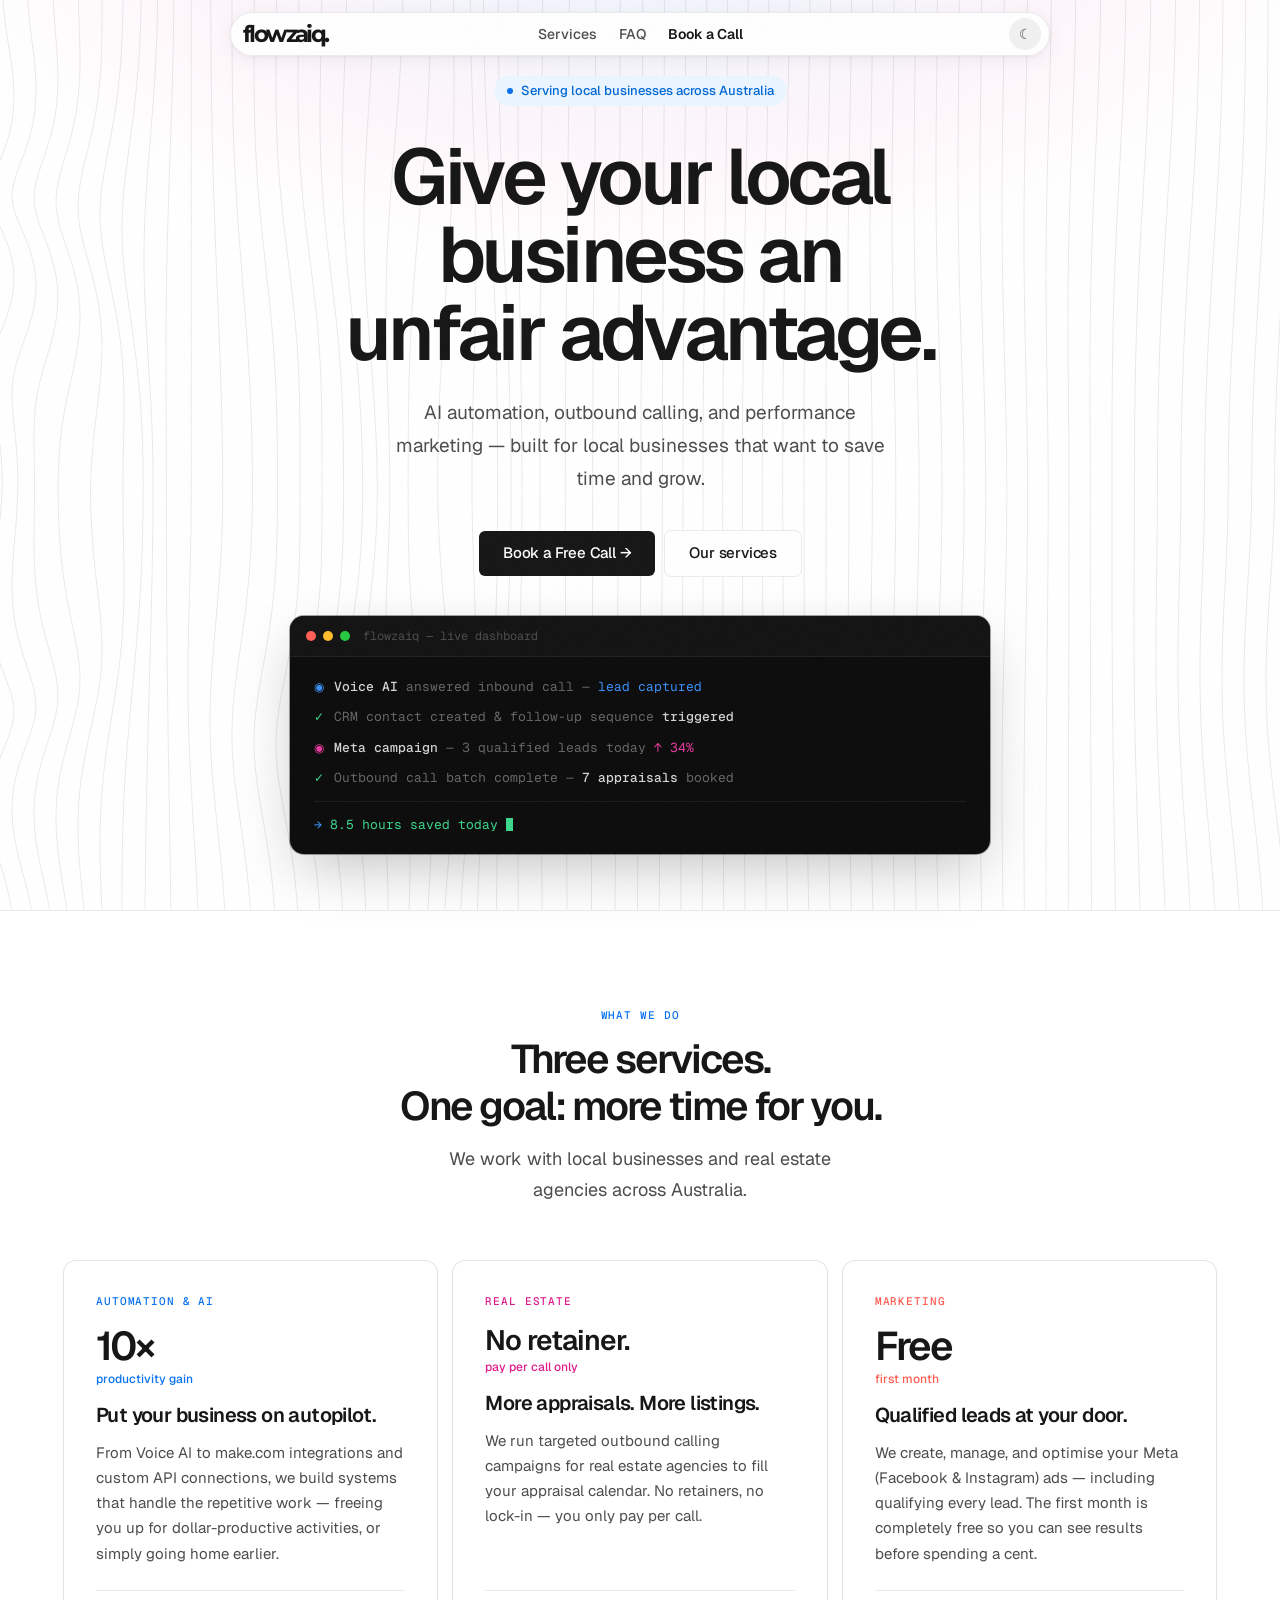
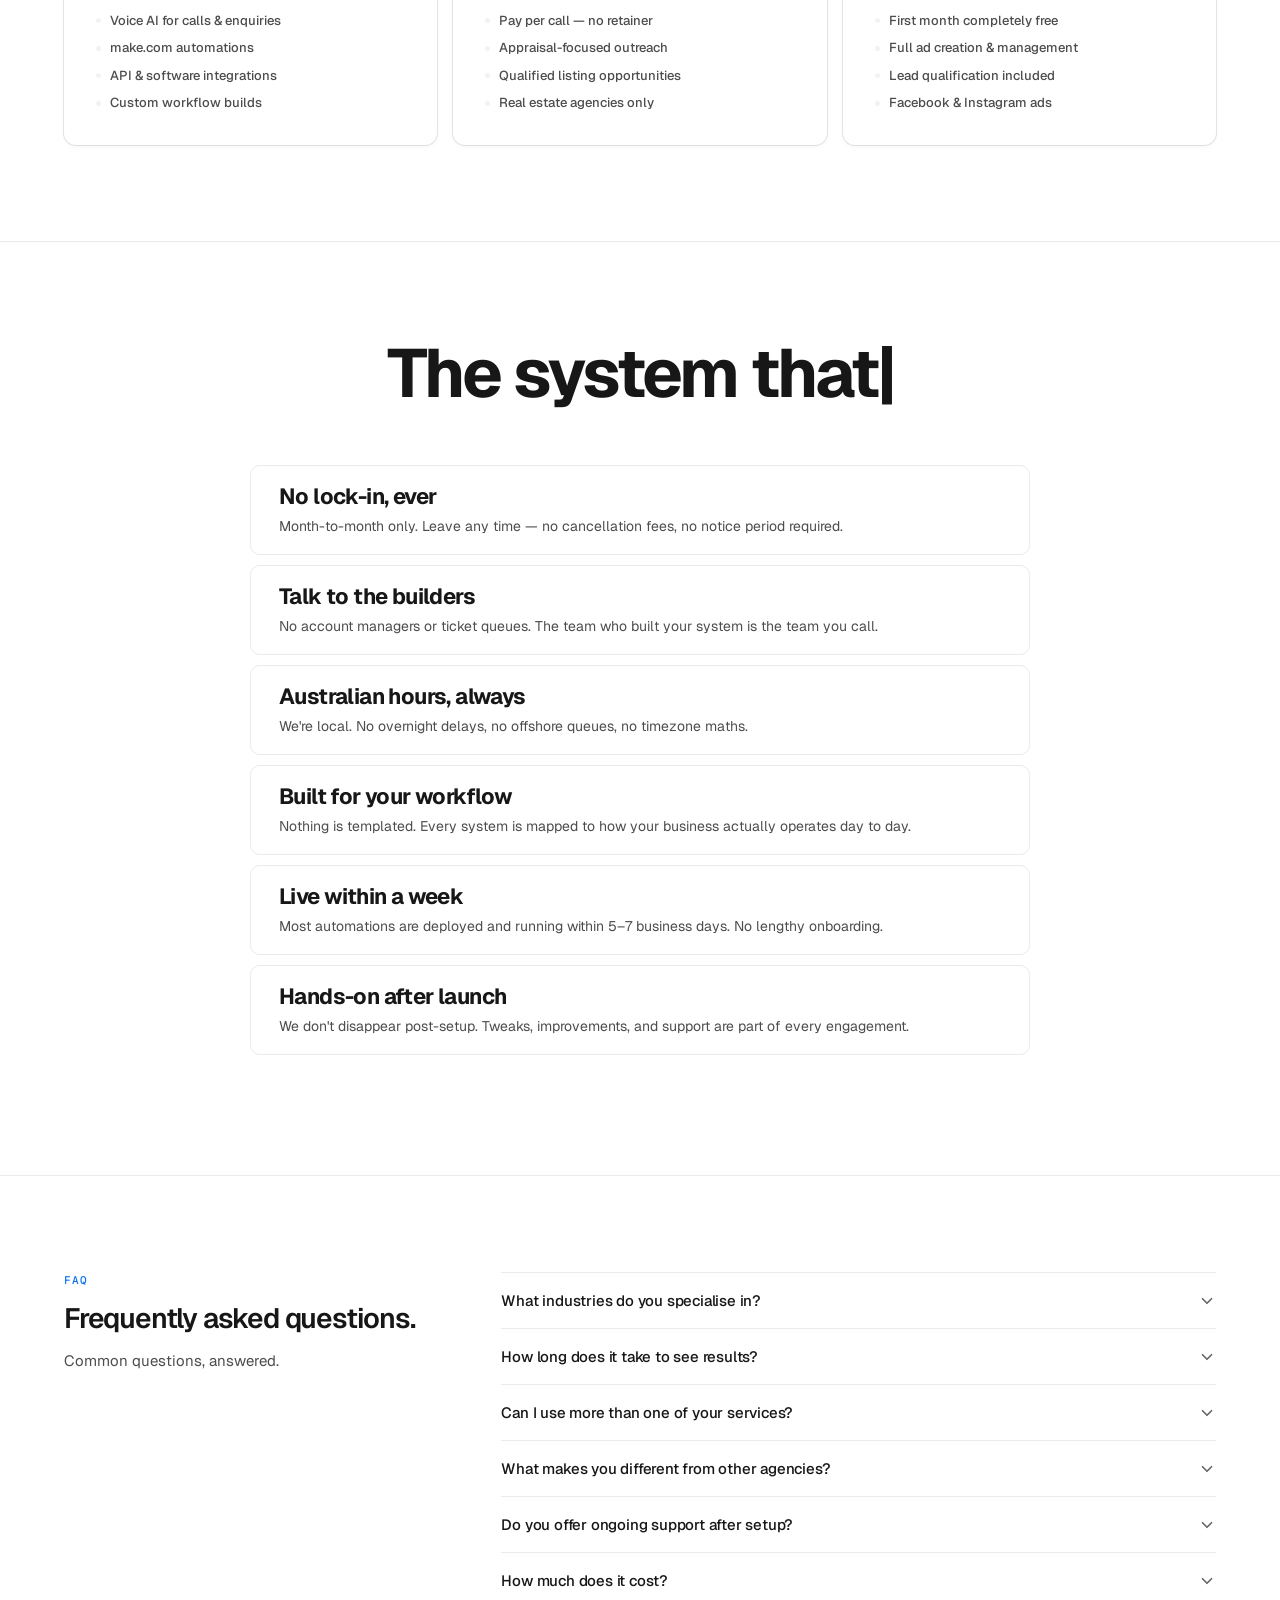
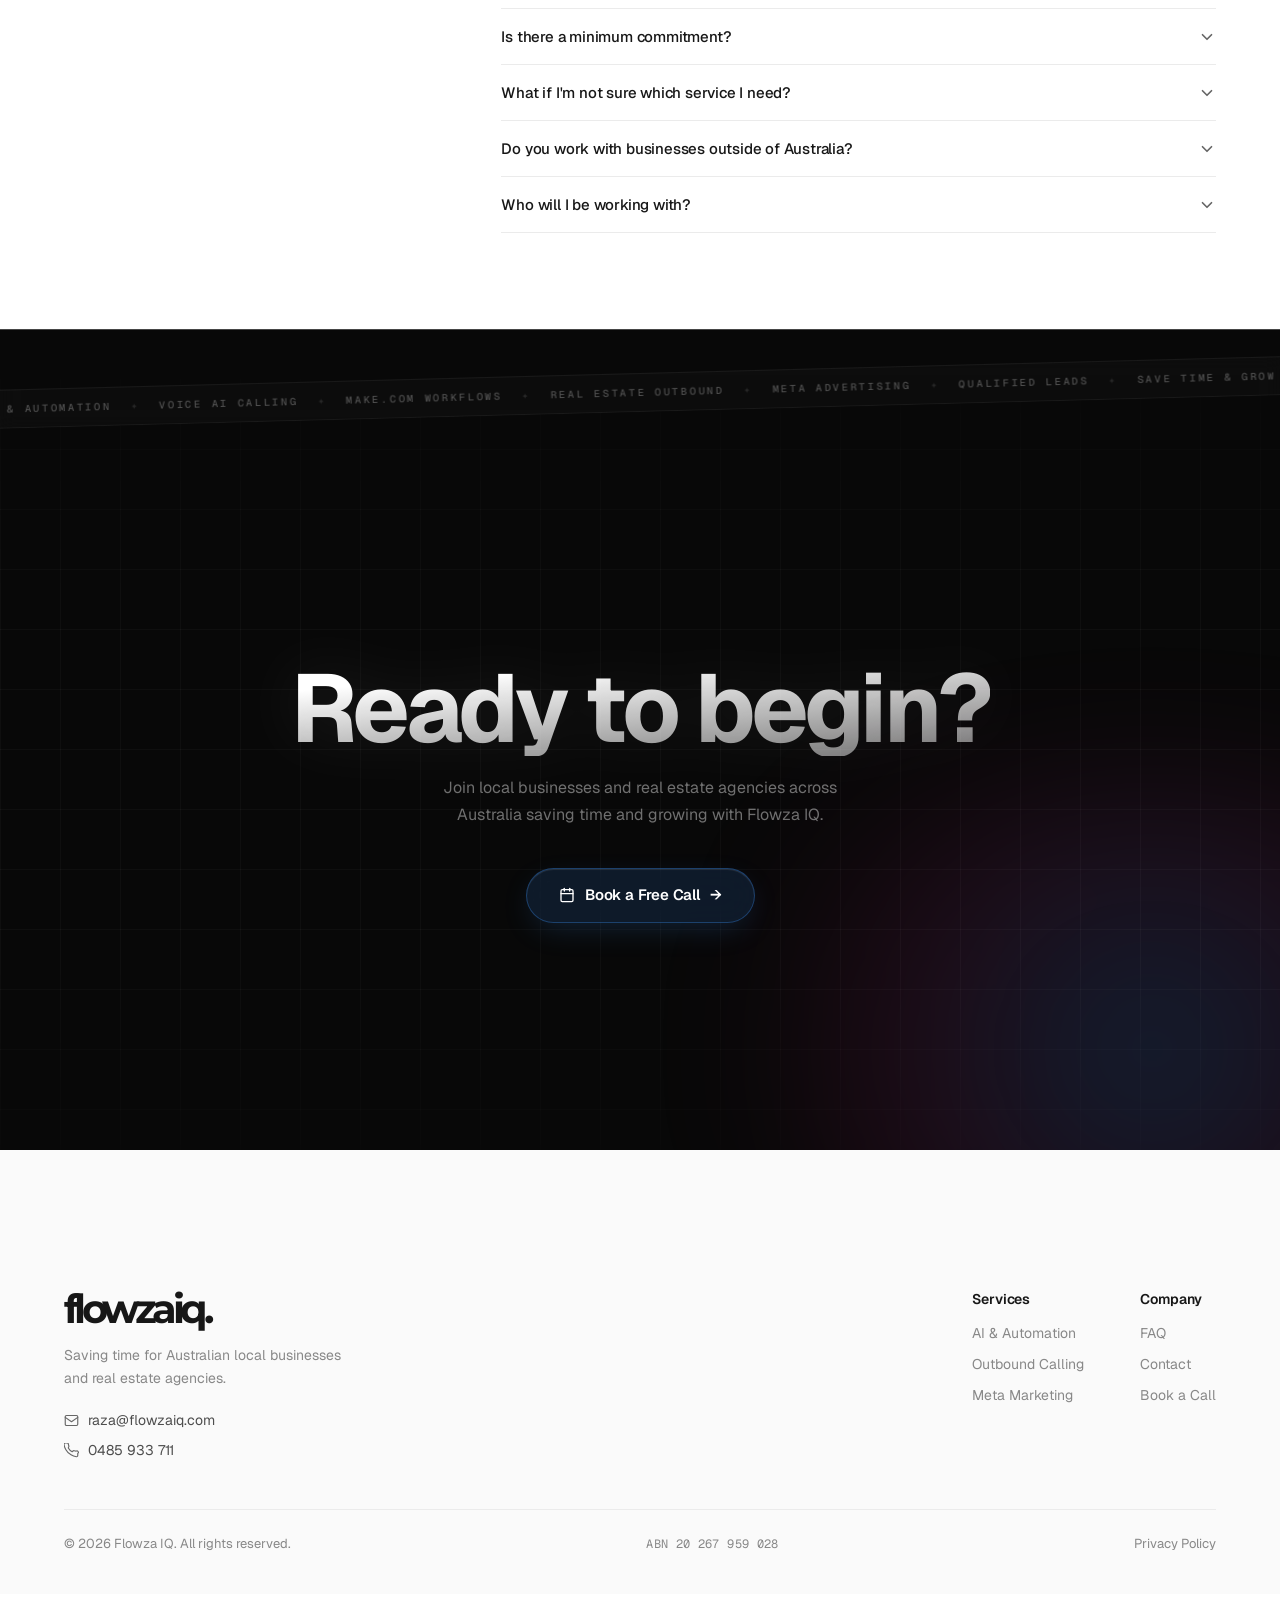
<file: index.html>
<!DOCTYPE html>
<html lang="en" data-theme="light">
<head>
  <meta charset="UTF-8">
  <meta name="viewport" content="width=device-width, initial-scale=1.0">
  <title>Flowza IQ — AI, Automation & Marketing for Australian Businesses</title>
  <meta name="description" content="Flowza IQ provides AI automation, outbound calling, and Meta marketing services to local businesses and real estate agencies across Australia.">
  <link rel="icon" type="image/svg+xml" href="/work.svg">
  <link rel="preconnect" href="https://fonts.googleapis.com">
  <link rel="preconnect" href="https://fonts.gstatic.com" crossorigin>
  <link href="https://fonts.googleapis.com/css2?family=Geist:wght@300;400;500;600;700&family=Geist+Mono:wght@400;500&family=Montserrat:wght@700;800&display=swap" rel="stylesheet">

  <!-- Open Graph -->
  <meta property="og:type"        content="website">
  <meta property="og:url"         content="https://flowzaiq.com/">
  <meta property="og:site_name"   content="Flowza IQ">
  <meta property="og:title"       content="Flowza IQ — AI, Automation &amp; Marketing for Australian Businesses">
  <meta property="og:description" content="Flowza IQ provides AI automation, outbound calling, and Meta marketing services to local businesses and real estate agencies across Australia.">

  <!-- Twitter Card -->
  <meta name="twitter:card"        content="summary_large_image">
  <meta name="twitter:title"       content="Flowza IQ — AI, Automation &amp; Marketing for Australian Businesses">
  <meta name="twitter:description" content="Flowza IQ provides AI automation, outbound calling, and Meta marketing services to local businesses and real estate agencies across Australia.">

  <!-- Structured Data -->
  <script type="application/ld+json">
  {
    "@context": "https://schema.org",
    "@type": "LocalBusiness",
    "name": "Flowza IQ",
    "url": "https://flowzaiq.com",
    "email": "raza@flowzaiq.com",
    "telephone": "+61485933711",
    "description": "AI automation, outbound calling, and Meta marketing services for Australian local businesses and real estate agencies.",
    "areaServed": "AU",
    "address": {
      "@type": "PostalAddress",
      "addressCountry": "AU"
    },
    "sameAs": []
  }
  </script>

  <style>
    /* ── RESET ─────────────────────────────────── */
    *, *::before, *::after { box-sizing: border-box; margin: 0; padding: 0; }
    img { display: block; max-width: 100%; }
    a { text-decoration: none; }
    button { cursor: pointer; border: none; background: none; font-family: inherit; }
    ul, ol { list-style: none; }

    /* ── THEME TOKENS ───────────────────────────── */
    :root[data-theme="light"] {
      --bg-page:              #ffffff;
      --bg-surface:           #ffffff;
      --bg-subtle:            #fafafa;
      --bg-elevated:          #f5f5f5;
      --fg-primary:           #171717;
      --fg-secondary:         #4d4d4d;
      --fg-tertiary:          #666666;
      --fg-muted:             #888888;
      --border:               #ebebeb;
      --border-strong:        rgba(0,0,0,0.10);
      --nav-bg:               rgba(255,255,255,0.85);
      --card-shadow:          rgba(0,0,0,0.08) 0px 0px 0px 1px, rgba(0,0,0,0.04) 0px 2px 4px, #fafafa 0px 0px 0px 1px;
      --card-hover-shadow:    rgba(0,0,0,0.14) 0px 0px 0px 1px, rgba(0,0,0,0.07) 0px 8px 24px -4px;
      --accent:               #0a72ef;
      --accent-2:             #de1d8d;
      --accent-3:             #ff5b4f;
      --btn-primary-bg:       #171717;
      --btn-primary-fg:       #ffffff;
      --btn-primary-hover:    #2a2a2a;
      --btn-secondary-bg:     #ffffff;
      --btn-secondary-fg:     #171717;
      --btn-secondary-ring:   rgb(235,235,235) 0px 0px 0px 1px;
      --btn-secondary-hover:  #fafafa;
      --badge-bg:             #ebf5ff;
      --badge-fg:             #0068d6;
      --logo-blend:           multiply;
      --hero-gradient:        radial-gradient(ellipse 80% 55% at 50% -8%, rgba(10,114,239,0.08) 0%, rgba(222,29,141,0.04) 45%, transparent 68%);
      --toggle-bg:            #f0f0f0;
      --faq-bg:               #fafafa;
      --nav-pill-bg:          rgba(255,255,255,0.90);
      --nav-pill-border:      rgba(0,0,0,0.08);
      --nav-pill-shadow:      0 1px 4px rgba(0,0,0,0.06), 0 4px 20px rgba(0,0,0,0.05);
      --nav-link-hover:       rgba(0,0,0,0.05);
    }

    :root[data-theme="dark"] {
      --bg-page:              #0a0a0a;
      --bg-surface:           #111111;
      --bg-subtle:            #161616;
      --bg-elevated:          #1c1c1c;
      --fg-primary:           #ededed;
      --fg-secondary:         #a1a1a1;
      --fg-tertiary:          #777777;
      --fg-muted:             #555555;
      --border:               #252525;
      --border-strong:        rgba(255,255,255,0.10);
      --nav-bg:               rgba(10,10,10,0.88);
      --card-shadow:          rgba(255,255,255,0.07) 0px 0px 0px 1px, rgba(0,0,0,0.5) 0px 4px 20px;
      --card-hover-shadow:    rgba(255,255,255,0.12) 0px 0px 0px 1px, rgba(0,0,0,0.7) 0px 8px 32px;
      --accent:               #3b91f7;
      --accent-2:             #e83da0;
      --accent-3:             #ff6b5f;
      --btn-primary-bg:       #ededed;
      --btn-primary-fg:       #0a0a0a;
      --btn-primary-hover:    #d4d4d4;
      --btn-secondary-bg:     #161616;
      --btn-secondary-fg:     #ededed;
      --btn-secondary-ring:   rgba(255,255,255,0.10) 0px 0px 0px 1px;
      --btn-secondary-hover:  #1c1c1c;
      --badge-bg:             rgba(59,145,247,0.12);
      --badge-fg:             #3b91f7;
      --logo-blend:           screen;
      --hero-gradient:        radial-gradient(ellipse 80% 55% at 50% -8%, rgba(59,145,247,0.10) 0%, rgba(232,61,160,0.05) 45%, transparent 68%);
      --toggle-bg:            #252525;
      --faq-bg:               #141414;
      --nav-pill-bg:          rgba(17,17,17,0.90);
      --nav-pill-border:      rgba(255,255,255,0.09);
      --nav-pill-shadow:      0 1px 4px rgba(0,0,0,0.4), 0 4px 20px rgba(0,0,0,0.3);
      --nav-link-hover:       rgba(255,255,255,0.06);
    }

    /* ── BASE ───────────────────────────────────── */
    html {
      scroll-behavior: auto;
      overflow-x: hidden;
      overscroll-behavior-x: none;
    }

    body {
      font-family: 'Geist', Arial, sans-serif;
      font-size: 16px;
      line-height: 1.5;
      color: var(--fg-primary);
      background: var(--bg-page);
      -webkit-font-smoothing: antialiased;
      -moz-osx-font-smoothing: grayscale;
      overflow-x: hidden;
      overscroll-behavior-x: none;
      max-width: 100vw;
    }

    /* Grain texture */
    body::after {
      content: '';
      position: fixed; inset: 0; z-index: 9999;
      pointer-events: none;
      background-image: url("data:image/svg+xml,%3Csvg viewBox='0 0 512 512' xmlns='http://www.w3.org/2000/svg'%3E%3Cfilter id='n'%3E%3CfeTurbulence type='fractalNoise' baseFrequency='0.85' numOctaves='4' stitchTiles='stitch'/%3E%3C/filter%3E%3Crect width='100%25' height='100%25' filter='url(%23n)'/%3E%3C/svg%3E");
      opacity: 0.018;
    }

    /* ── LAYOUT ─────────────────────────────────── */
    .container {
      max-width: 1200px;
      margin: 0 auto;
      padding: 0 24px;
    }
    @media (max-width: 640px) { .container { padding: 0 16px; } }

    /* ── NAV ────────────────────────────────────── */
    #nav {
      position: fixed; top: 12px; left: 0; right: 0; z-index: 100;
      pointer-events: none;
      padding: 0 24px;
    }
    @media (max-width: 640px) {
      #nav { padding: 0 12px; }
      .nav-pill {
        display: flex;
        justify-content: space-between;
        align-items: center;
      }
    }

    /* 3-column grid: logo | links (centered) | toggle */
    .nav-pill {
      max-width: 820px; margin: 0 auto;
      display: grid;
      grid-template-columns: 1fr auto 1fr;
      align-items: center;
      height: 44px; padding: 0 8px;
      background: var(--nav-pill-bg);
      backdrop-filter: blur(20px);
      -webkit-backdrop-filter: blur(20px);
      border: 1px solid var(--nav-pill-border);
      border-radius: 9999px;
      box-shadow: var(--nav-pill-shadow);
      pointer-events: auto;
    }

    .nav-logo {
      justify-self: start;
      display: flex; align-items: center;
      text-decoration: none; flex-shrink: 0;
      padding-left: 4px;
    }
    .nav-logo-text {
      font-family: 'Montserrat', Arial, sans-serif;
      font-weight: 700;
      font-size: 23px;
      letter-spacing: -0.114em;
      color: var(--fg-primary);
      line-height: 1;
      white-space: nowrap;
      user-select: none;
    }

    .nav-links { display: flex; gap: 0; align-items: center; }
    @media (max-width: 640px) { .nav-links { display: none; } }

    .nav-link {
      font-size: 14px; font-weight: 500;
      color: var(--fg-secondary);
      padding: 5px 11px; border-radius: 9999px;
      transition: color 0.12s, background 0.12s;
      white-space: nowrap;
    }
    .nav-link:hover { color: var(--fg-primary); background: var(--nav-link-hover); }
    .nav-link-cta { color: var(--fg-primary); font-weight: 600; }
    .nav-link-cta:hover { background: var(--nav-link-hover); }

    .theme-toggle {
      justify-self: end;
      width: 32px; height: 32px; border-radius: 9999px;
      display: flex; align-items: center; justify-content: center;
      background: var(--toggle-bg);
      color: var(--fg-secondary);
      font-size: 14px;
      transition: background 0.12s, color 0.12s;
      flex-shrink: 0;
    }
    .theme-toggle:hover { color: var(--fg-primary); }

    /* ── HERO ───────────────────────────────────── */
    #hero {
      position: relative;
      padding: 76px 0 56px;
    }
    .hero-bg {
      position: absolute; inset: 0; z-index: 0;
      background: var(--hero-gradient);
      pointer-events: none;
    }
    .hero-inner {
      position: relative; z-index: 1;
      display: flex; flex-direction: column; align-items: center; text-align: center;
    }

    .hero-badge {
      display: inline-flex; align-items: center; gap: 8px;
      background: var(--badge-bg); color: var(--badge-fg);
      padding: 5px 13px; border-radius: 9999px;
      font-size: 13px; font-weight: 500;
      margin-bottom: 32px;
    }
    .badge-dot {
      width: 6px; height: 6px; border-radius: 50%;
      background: var(--accent); flex-shrink: 0;
      animation: pulse 2.2s ease-in-out infinite;
    }
    @keyframes pulse {
      0%, 100% { opacity: 1; transform: scale(1); }
      50%       { opacity: 0.4; transform: scale(0.6); }
    }

    .hero-headline {
      font-size: clamp(44px, 7vw, 78px);
      font-weight: 600;
      line-height: 1.0;
      letter-spacing: -3.5px;
      color: var(--fg-primary);
      margin-bottom: 24px;
      max-width: 720px;
    }
    @media (max-width: 640px) { .hero-headline { letter-spacing: -2px; } }

    .hero-sub {
      font-size: 19px; font-weight: 400; line-height: 1.75;
      color: var(--fg-secondary);
      max-width: 500px; margin-bottom: 36px;
    }
    @media (max-width: 640px) { .hero-sub { font-size: 17px; } }

    .hero-ctas {
      display: flex; gap: 10px; margin-bottom: 40px;
      flex-wrap: wrap; justify-content: center;
    }
    @media (max-width: 640px) {
      .hero-ctas {
        flex-direction: column;
        align-items: stretch;
        width: 100%;
        max-width: 320px;
        gap: 8px;
      }
      .hero-ctas .btn-primary,
      .hero-ctas .btn-secondary {
        justify-content: center;
        text-align: center;
      }
    }

    .btn-primary {
      font-size: 15px; font-weight: 500; letter-spacing: -0.2px;
      color: var(--btn-primary-fg); background: var(--btn-primary-bg);
      padding: 11px 24px; border-radius: 6px;
      display: inline-flex; align-items: center; gap: 6px;
      transition: background 0.15s, transform 0.1s;
    }
    .btn-primary:hover  { background: var(--btn-primary-hover); }
    .btn-primary:active { transform: scale(0.98); }
    .btn-primary:focus-visible { outline: 2px solid var(--accent); outline-offset: 2px; }

    .btn-secondary {
      font-size: 15px; font-weight: 500; letter-spacing: -0.2px;
      color: var(--btn-secondary-fg); background: var(--btn-secondary-bg);
      padding: 11px 24px; border-radius: 6px;
      display: inline-flex; align-items: center; gap: 6px;
      box-shadow: var(--btn-secondary-ring);
      transition: background 0.15s, transform 0.1s;
    }
    .btn-secondary:hover  { background: var(--btn-secondary-hover); }
    .btn-secondary:active { transform: scale(0.98); }
    .btn-secondary:focus-visible { outline: 2px solid var(--accent); outline-offset: 2px; }

    /* Mobile/desktop headline & subtitle switching */
    .hero-headline--mobile,
    .hero-sub--mobile { display: none; }
    @media (max-width: 640px) {
      .hero-headline--desktop,
      .hero-sub--desktop { display: none; }
      .hero-headline--mobile,
      .hero-sub--mobile { display: block; }
    }

    /* Checklist — mobile only */
    .hero-checklist { display: none; }
    @media (max-width: 640px) {
      .hero-checklist {
        display: flex;
        flex-direction: column;
        gap: 9px;
        list-style: none;
        margin: 0 auto 32px;
        text-align: left;
        width: fit-content;
      }
      .hero-checklist li {
        display: flex;
        align-items: center;
        gap: 10px;
        font-size: 14px;
        font-weight: 500;
        color: var(--fg-secondary);
        line-height: 1.4;
      }
      .hero-check {
        color: var(--accent);
        font-size: 13px;
        font-weight: 700;
        flex-shrink: 0;
        width: 18px; height: 18px;
        border-radius: 50%;
        background: rgba(10,114,239,0.10);
        display: flex; align-items: center; justify-content: center;
      }
    }


    /* ── TYPEWRITER (why-us mobile) ─────────────── */
    @media (max-width: 640px) {
      .why-us-heading.tw-active {
        font-size: clamp(28px, 7.5vw, 40px) !important;
        letter-spacing: -1.2px !important;
        line-height: 1.25 !important;
        text-align: center;
      }
      .tw-static {
        display: block;
        color: var(--fg-muted);
        font-size: 0.7em;
        font-weight: 600;
        margin-bottom: 1px;
        letter-spacing: -0.5px;
      }
      .tw-dynamic { color: var(--accent); }
      .tw-cursor {
        color: var(--accent);
        font-weight: 300;
        animation: tw-blink 0.85s step-end infinite;
      }
      @keyframes tw-blink {
        0%, 100% { opacity: 1; }
        50% { opacity: 0; }
      }
    }

    /* Terminal / Hero Visual */
    .hero-visual {
      width: 100%; max-width: 700px;
    }
    .terminal {
      background: #0d0d0d;
      border-radius: 14px;
      box-shadow:
        rgba(0,0,0,0.35) 0px 0px 0px 1px,
        rgba(0,0,0,0.25) 0px 20px 60px -10px;
      overflow: hidden;
      text-align: left;
    }
    .terminal-bar {
      display: flex; align-items: center; gap: 7px;
      padding: 11px 16px;
      background: #141414;
      border-bottom: 1px solid #222;
    }
    .t-dot  { width: 10px; height: 10px; border-radius: 50%; flex-shrink: 0; }
    .t-label {
      font-family: 'Geist Mono', monospace;
      font-size: 12px; color: #4d4d4d;
      margin-left: 6px;
    }
    .terminal-body {
      padding: 20px 24px;
      display: flex; flex-direction: column; gap: 11px;
      min-height: 140px;
    }
    .t-row {
      display: flex; align-items: baseline; gap: 10px;
      font-family: 'Geist Mono', monospace; font-size: 13px;
      color: #666;
      opacity: 0;
      transform: translateX(-8px);
    }
    @media (max-width: 640px) { .t-row { font-size: 11px; } }
    .t-icon  { flex-shrink: 0; font-size: 12px; }
    .t-white { color: #d4d4d4; font-weight: 500; }
    .t-blue  { color: #3b91f7; }
    .t-green { color: #3dd68c; }
    .t-pink  { color: #e83da0; }
    .terminal-div {
      border: none; border-top: 1px solid #1e1e1e; margin: 2px 0;
    }
    .t-footer {
      font-family: 'Geist Mono', monospace; font-size: 13px;
      color: #3dd68c; display: flex; align-items: center; gap: 8px;
      opacity: 0;
    }
    @media (max-width: 640px) { .t-footer { font-size: 11px; } }
    .cursor {
      display: inline-block; width: 7px; height: 13px;
      background: #3dd68c; vertical-align: text-bottom;
      animation: blink 1.1s step-end infinite;
    }
    @keyframes blink { 0%,100%{opacity:1} 50%{opacity:0} }

    /* ── SERVICES ───────────────────────────────── */
    #services {
      padding: 96px 0;
      border-top: 1px solid var(--border);
    }
    .section-header {
      text-align: center; margin-bottom: 56px;
    }
    .eyebrow {
      font-family: 'Geist Mono', monospace;
      font-size: 11px; font-weight: 500; letter-spacing: 0.08em;
      text-transform: uppercase; color: var(--accent);
      margin-bottom: 12px;
    }
    .section-title {
      font-size: clamp(26px, 4vw, 40px); font-weight: 600;
      line-height: 1.18; letter-spacing: -2px;
      color: var(--fg-primary); margin-bottom: 14px;
    }
    .section-sub {
      font-size: 18px; font-weight: 400; line-height: 1.7;
      color: var(--fg-secondary); max-width: 460px; margin: 0 auto;
    }
    @media (max-width: 640px) { .section-title { letter-spacing: -1px; } .section-sub { font-size: 16px; } }

    .services-grid {
      display: grid; grid-template-columns: repeat(3, 1fr); gap: 16px;
    }
    @media (max-width: 860px)  { .services-grid { grid-template-columns: 1fr; gap: 12px; } }
    @media (max-width: 640px)  { .service-card { padding: 24px; } }

    .service-card {
      background: var(--bg-surface);
      border-radius: 12px;
      box-shadow: var(--card-shadow);
      padding: 32px;
      display: flex; flex-direction: column;
      position: relative; overflow: hidden;
      transition: box-shadow 0.22s;
    }
    .service-card::before {
      content: '';
      position: absolute; top: 0; left: 0; right: 0; height: 3px;
      opacity: 0; transition: opacity 0.22s;
    }
    .service-card.blue::before  { background: var(--accent); }
    .service-card.pink::before  { background: var(--accent-2); }
    .service-card.red::before   { background: var(--accent-3); }
    .service-card:hover { box-shadow: var(--card-hover-shadow); }
    .service-card:hover::before { opacity: 1; }

    .card-label {
      font-family: 'Geist Mono', monospace;
      font-size: 11px; font-weight: 500; letter-spacing: 0.08em;
      text-transform: uppercase;
      margin-bottom: 16px;
    }
    .card-label.blue { color: var(--accent); }
    .card-label.pink { color: var(--accent-2); }
    .card-label.red  { color: var(--accent-3); }

    .card-metric {
      font-size: 40px; font-weight: 600; letter-spacing: -2px;
      line-height: 1; color: var(--fg-primary);
      margin-bottom: 4px;
    }
    .card-metric-label {
      font-size: 12px; font-weight: 500;
      margin-bottom: 14px;
    }
    .card-metric-label.blue { color: var(--accent); }
    .card-metric-label.pink { color: var(--accent-2); }
    .card-metric-label.red  { color: var(--accent-3); }

    .card-title {
      font-size: 20px; font-weight: 600; letter-spacing: -0.6px;
      line-height: 1.3; color: var(--fg-primary);
      margin-bottom: 12px;
    }
    .card-desc {
      font-size: 15px; font-weight: 400; line-height: 1.68;
      color: var(--fg-secondary);
      margin-bottom: 24px; flex: 1;
    }
    .card-features {
      border-top: 1px solid var(--border);
      padding-top: 20px;
      display: flex; flex-direction: column; gap: 8px;
    }
    .card-feat {
      display: flex; align-items: center; gap: 9px;
      font-size: 13px; font-weight: 500; color: var(--fg-secondary);
    }
    .feat-dot {
      width: 5px; height: 5px; border-radius: 50%;
      background: var(--border-strong); flex-shrink: 0;
      opacity: 0.5;
    }

    /* ── FAQ ────────────────────────────────────── */
    #faq {
      padding: 96px 0;
      border-top: 1px solid var(--border);
    }
    .faq-layout {
      display: grid; grid-template-columns: 1fr 2fr; gap: 80px;
      align-items: start;
    }
    @media (max-width: 860px) { .faq-layout { grid-template-columns: 1fr; gap: 20px; } }

    .faq-aside { position: sticky; top: 76px; }
    @media (max-width: 860px) {
      .faq-aside { position: static; top: auto; text-align: center; display: flex; flex-direction: column; align-items: center; }
    }
    @media (max-width: 640px) {
      .faq-list { padding: 0 4px; }
      .faq-q    { padding: 18px 4px; }
    }
    .faq-aside-title {
      font-size: 28px; font-weight: 600; letter-spacing: -1.2px;
      line-height: 1.25; color: var(--fg-primary);
      margin-bottom: 12px; margin-top: 10px;
    }
    .faq-aside-sub {
      font-size: 15px; color: var(--fg-secondary); line-height: 1.68;
      margin-bottom: 0;
    }

    .faq-list { display: flex; flex-direction: column; }

    .faq-item { border-top: 1px solid var(--border); }
    .faq-item:last-child { border-bottom: 1px solid var(--border); }

    .faq-q {
      width: 100%; text-align: left;
      padding: 18px 0;
      display: flex; justify-content: space-between; align-items: center; gap: 16px;
      font-size: 15px; font-weight: 500; letter-spacing: -0.2px;
      color: var(--fg-primary);
      background: none; border: none; cursor: pointer;
      transition: color 0.12s;
    }
    .faq-q:hover { color: var(--accent); }
    .faq-chevron {
      width: 18px; height: 18px; flex-shrink: 0;
      color: var(--fg-tertiary);
      transition: transform 0.3s cubic-bezier(0.4,0,0.2,1), color 0.12s;
    }
    .faq-item.open .faq-chevron { transform: rotate(180deg); color: var(--accent); }

    .faq-a {
      overflow: hidden; height: 0;
    }
    .faq-a-inner {
      font-size: 15px; line-height: 1.72; color: var(--fg-secondary);
      padding-bottom: 18px;
    }


    /* ── WHY US ─────────────────────────────────── */
    #why-us {
      padding: 96px 0;
      border-top: 1px solid var(--border);
    }

    .why-us-header {
      text-align: center;
      margin-bottom: 56px;
    }

    .why-us-heading {
      font-size: clamp(40px, 6vw, 68px);
      font-weight: 700; letter-spacing: -3px; line-height: 1.05;
    }
    @media (max-width: 640px) { .why-us-heading { letter-spacing: -1.8px; } }

    .why-us-line1 { color: var(--fg-primary); display: block; }
    .why-us-line2 {
      display: block;
      text-align: center;
      color: var(--fg-muted);
    }

    .why-cycling-slot {
      display: inline-grid;
      grid-auto-columns: 100%; /* track = container width, not widest word */
      clip-path: inset(0 -300px); /* vertical curtain only, no horizontal clip */
      vertical-align: baseline;
      margin-left: 0.18em;
      transition: width 0.45s cubic-bezier(0.16, 1, 0.3, 1);
    }
    .why-cycling-word {
      grid-area: 1 / 1;
      min-width: 0;      /* allow track to shrink below content min-content */
      white-space: nowrap;
      color: var(--accent);
      transform: translateY(110%);
      opacity: 0;
      transition:
        transform 0.72s cubic-bezier(0.22, 1, 0.36, 1),
        opacity 0.32s ease;
    }
    .why-cycling-word.wc-active {
      transform: translateY(0);
      opacity: 1;
    }
    .why-cycling-word.wc-past {
      transform: translateY(-110%);
      opacity: 0;
    }

    .why-list {
      max-width: 780px;
      margin: 0 auto;
      display: flex; flex-direction: column; gap: 10px;
    }

    .why-item {
      position: relative;
      border: 1px solid var(--border);
      background: var(--bg-surface);
      border-radius: 10px;
      cursor: pointer;
      overflow: hidden;
      height: 90px;
      transition:
        height 0.32s cubic-bezier(0.16,1,0.3,1),
        border-color 0.22s,
        box-shadow 0.22s,
        background 0.22s;
    }
    @media (max-width: 640px) {
      .why-item { height: auto !important; min-height: 0 !important; }
      .why-item:hover { height: auto !important; border-color: var(--border) !important; box-shadow: none !important; background: var(--bg-surface) !important; }
    }
    .why-item:hover {
      height: 122px;
      border-color: var(--accent);
      box-shadow: 0 8px 32px -8px rgba(10,114,239,0.14);
      background: rgba(10,114,239,0.025);
    }
    [data-theme="dark"] .why-item:hover {
      box-shadow: 0 8px 32px -8px rgba(59,145,247,0.18);
      background: rgba(59,145,247,0.04);
    }

    /* corner brackets */
    .why-item::before,
    .why-item::after {
      content: '';
      position: absolute;
      width: 14px; height: 14px;
      opacity: 0;
      transition: opacity 0.22s;
      pointer-events: none;
    }
    .why-item::before {
      top: 10px; left: 10px;
      border-top: 1.5px solid var(--accent);
      border-left: 1.5px solid var(--accent);
    }
    .why-item::after {
      bottom: 10px; right: 10px;
      border-bottom: 1.5px solid var(--accent);
      border-right: 1.5px solid var(--accent);
    }
    .why-item:hover::before,
    .why-item:hover::after { opacity: 1; }

    .why-item-inner {
      display: flex; align-items: center;
      justify-content: space-between;
      height: 100%;
      padding: 0 28px;
      gap: 20px;
    }
    @media (max-width: 640px) {
      .why-item-inner { padding: 24px 22px !important; height: auto !important; flex-direction: column !important; align-items: flex-start !important; gap: 12px !important; }
      .why-item-icon { display: flex !important; opacity: 1 !important; transform: none !important; position: static !important; }
    }

    .why-item-text { flex: 1; min-width: 0; }

    .why-item-title {
      font-size: clamp(18px, 2.5vw, 22px);
      font-weight: 700; letter-spacing: -0.6px; line-height: 1.25;
      color: var(--fg-primary);
      transition: color 0.22s;
    }
    .why-item:hover .why-item-title { color: var(--accent); }

    .why-item-sub {
      font-size: 14px; line-height: 1.6;
      color: var(--fg-secondary);
      margin-top: 5px;
    }

    .why-item-icon {
      flex-shrink: 0;
      color: var(--accent);
      opacity: 0;
      transform: translateX(-6px);
      transition: opacity 0.26s, transform 0.26s cubic-bezier(0.16,1,0.3,1);
    }
    .why-item:hover .why-item-icon {
      opacity: 1;
      transform: translateX(0);
    }

    /* ── MOBILE SECTION SPACING ────────────────── */
    @media (max-width: 640px) {
      #hero    { padding: 84px 0 40px; }
      #services { padding: 64px 0; }
      #faq     { padding: 64px 0; }
      #why-us  { padding: 64px 0; }
      .section-header { margin-bottom: 36px; }
      .why-us-header  { margin-bottom: 20px; }
      .why-list { gap: 8px; }
      .hero-visual { display: none; }
    }

    /* ── FOOTER ─────────────────────────────────── */
    #footer {
      position: relative;
      background: var(--bg-subtle);
      padding: 60px 0 40px;
      overflow: visible;
    }
    .footer-wave-svg {
      position: absolute;
      top: -79px; left: 0;
      width: 100%; height: 80px;
      display: block;
      fill: var(--bg-subtle);
      pointer-events: none;
    }
    @media (max-width: 640px) {
      .footer-wave-svg { top: -39px; height: 40px; }
      #footer { padding: 44px 0 32px; }

      /* Brand block — centered, compact */
      .footer-top { align-items: center; }
      .footer-brand {
        width: 100%;
        max-width: 100%;
        display: flex;
        flex-direction: column;
        align-items: center;
        text-align: center;
        padding-bottom: 28px;
        border-bottom: 1px solid var(--border);
      }
      .footer-logo { margin-bottom: 8px; }
      .footer-logo-text { font-size: 24px; }
      .footer-tagline {
        font-size: 13px;
        max-width: 100%;
        margin-bottom: 16px;
        line-height: 1.5;
        text-align: center;
      }
      .footer-contacts {
        flex-direction: row;
        justify-content: center;
        flex-wrap: wrap;
        gap: 16px;
      }
      .footer-contact { font-size: 13px; }

      /* Link columns */
      .footer-top { gap: 0; }
      .footer-cols {
        width: 100%;
        justify-content: space-evenly;
        gap: 0;
        padding: 24px 0;
      }
      .footer-col { gap: 8px; }
      .footer-col-h { font-size: 13px; }
      .footer-col a { font-size: 13px; }

      /* Bottom row — stacked, centered */
      .footer-bottom {
        flex-direction: column;
        align-items: center;
        text-align: center;
        gap: 4px;
        border-top: none;
        padding-top: 20px;
      }
    }
    .footer-top {
      display: flex; justify-content: space-between; gap: 48px;
      margin-bottom: 48px;
    }
    @media (max-width: 700px) { .footer-top { flex-direction: column; gap: 32px; } }

    .footer-brand { max-width: 280px; }
    .footer-logo-text {
      font-family: 'Montserrat', Arial, sans-serif;
      font-weight: 700;
      font-size: 40px;
      letter-spacing: -0.114em;
      color: var(--fg-primary);
      line-height: 1;
      white-space: nowrap;
      user-select: none;
    }
    .footer-tagline {
      font-size: 14px; color: var(--fg-muted); line-height: 1.65;
      margin-bottom: 20px;
    }
    .footer-contacts { display: flex; flex-direction: column; gap: 9px; }
    .footer-contact {
      display: flex; align-items: center; gap: 9px;
      font-size: 14px;
    }
    .footer-contact-icon {
      color: var(--fg-tertiary);
      display: flex; align-items: center; flex-shrink: 0;
    }
    .footer-contact a { color: var(--fg-secondary); transition: color 0.12s; }
    .footer-contact a:hover { color: var(--fg-primary); }

    .footer-cols { display: flex; gap: 56px; }
    @media (max-width: 700px) { .footer-cols { gap: 32px; flex-wrap: wrap; } }
    .footer-col { display: flex; flex-direction: column; gap: 10px; }
    .footer-col-h {
      font-size: 14px; font-weight: 600; letter-spacing: -0.1px;
      color: var(--fg-primary); margin-bottom: 3px;
    }
    .footer-col a {
      font-size: 14px; color: var(--fg-muted);
      transition: color 0.12s;
    }
    .footer-col a:hover { color: var(--fg-primary); }

    .footer-bottom {
      display: flex; align-items: center; justify-content: space-between;
      border-top: 1px solid var(--border); padding-top: 24px;
      flex-wrap: wrap; gap: 10px;
    }
    .footer-copy { font-size: 13px; color: var(--fg-muted); }
    .footer-abn {
      font-family: 'Geist Mono', monospace;
      font-size: 12px; color: var(--fg-muted); letter-spacing: 0.03em;
    }
    /* ── MOTION CTA ─────────────────────────────────── */
    .motion-cta-wrapper {
      position: relative;
      height: 100vh;
      clip-path: polygon(0% 0%, 100% 0%, 100% 100%, 0% 100%);
    }
    .motion-cta-inner {
      position: absolute;
      inset: 0;
      width: 100%; height: 100%;
      display: flex; flex-direction: column;
      align-items: center; justify-content: center;
      overflow: hidden;
      background: #080808;
      color: #ededed;
      font-family: 'Geist', Arial, sans-serif;
    }
    .motion-aurora {
      position: absolute; left: 50%; top: 50%;
      width: 80vw; height: 60vh;
      border-radius: 50%;
      background: radial-gradient(circle at 50% 50%,
        rgba(59,145,247,0.18) 0%, rgba(222,29,141,0.10) 45%, transparent 70%);
      filter: blur(70px);
      pointer-events: none;
      animation: mf-breathe 8s ease-in-out infinite alternate;
    }
    @keyframes mf-breathe {
      0%   { transform: translate(-50%,-50%) scale(1);   opacity: 0.6; }
      100% { transform: translate(-50%,-50%) scale(1.12); opacity: 1; }
    }
    .motion-grid {
      position: absolute; inset: 0; pointer-events: none;
      background-size: 60px 60px;
      background-image:
        linear-gradient(to right,  rgba(255,255,255,0.03) 1px, transparent 1px),
        linear-gradient(to bottom, rgba(255,255,255,0.03) 1px, transparent 1px);
      mask-image: linear-gradient(to bottom, transparent, black 30%, black 70%, transparent);
      -webkit-mask-image: linear-gradient(to bottom, transparent, black 30%, black 70%, transparent);
    }
    .motion-giant-text {
      position: absolute; bottom: -4vh; left: 50%;
      transform: translateX(-50%);
      white-space: nowrap; pointer-events: none; user-select: none;
      font-size: 22vw; font-weight: 900; letter-spacing: -0.04em; line-height: 0.8;
      color: transparent;
      -webkit-text-stroke: 1px rgba(255,255,255,0.04);
      background: linear-gradient(180deg, rgba(255,255,255,0.07) 0%, transparent 65%);
      -webkit-background-clip: text; background-clip: text;
      z-index: 0;
    }
    .motion-marquee-wrap {
      position: absolute; top: 44px; left: 0; width: 100%; overflow: hidden;
      border-top: 1px solid rgba(255,255,255,0.05);
      border-bottom: 1px solid rgba(255,255,255,0.05);
      background: rgba(255,255,255,0.015);
      backdrop-filter: blur(8px);
      padding: 11px 0;
      transform: rotate(-1.5deg) scaleX(1.06);
      z-index: 10; pointer-events: none;
    }
    .motion-marquee {
      display: flex; width: max-content;
      animation: mf-marquee 44s linear infinite;
      font-family: 'Geist Mono', monospace;
      font-size: 10px; font-weight: 500;
      letter-spacing: 0.22em; text-transform: uppercase;
      color: rgba(255,255,255,0.28);
    }
    @keyframes mf-marquee {
      from { transform: translateX(0); }
      to   { transform: translateX(-50%); }
    }
    .motion-marquee-item {
      display: flex; align-items: center; gap: 18px; padding: 0 18px; white-space: nowrap;
    }
    .motion-sep { opacity: 0.4; font-size: 8px; }

    .motion-content {
      position: relative; z-index: 10;
      display: flex; flex-direction: column;
      align-items: center; text-align: center;
      padding: 0 24px; margin-top: 24px;
    }
    @media (max-width: 640px) {
      .motion-content { padding: 0 16px; margin-top: 16px; }
      .motion-sub { font-size: 15px; }
      .motion-marquee-wrap { top: 32px; }
    }
    .motion-heading {
      font-size: clamp(52px, 9vw, 96px);
      font-weight: 700;
      letter-spacing: -4px; line-height: 1.0;
      margin-bottom: 18px;
      background: linear-gradient(175deg, #ffffff 20%, rgba(255,255,255,0.42) 100%);
      -webkit-background-clip: text; -webkit-text-fill-color: transparent; background-clip: text;
      filter: drop-shadow(0 0 32px rgba(255,255,255,0.10));
    }
    @media (max-width: 640px) { .motion-heading { letter-spacing: -2px; } }
    .motion-sub {
      font-size: 16px; line-height: 1.7;
      color: rgba(255,255,255,0.42);
      max-width: 400px; margin-bottom: 40px;
    }
    .motion-cta-area { display: flex; justify-content: center; }
    .motion-pill {
      display: inline-flex; align-items: center; gap: 10px;
      padding: 15px 32px; border-radius: 9999px;
      font-size: 15px; font-weight: 600; letter-spacing: -0.2px;
      color: #ffffff; text-decoration: none;
      background: rgba(59,145,247,0.14);
      border: 1px solid rgba(59,145,247,0.32);
      backdrop-filter: blur(16px);
      box-shadow: 0 10px 32px -8px rgba(59,145,247,0.22),
                  inset 0 1px 1px rgba(255,255,255,0.10);
      transition: background 0.35s cubic-bezier(0.16,1,0.3,1),
                  border-color 0.35s cubic-bezier(0.16,1,0.3,1),
                  box-shadow 0.35s cubic-bezier(0.16,1,0.3,1);
      transform-style: preserve-3d;
      will-change: transform;
    }
    .motion-pill:hover {
      background: rgba(59,145,247,0.22);
      border-color: rgba(59,145,247,0.50);
      box-shadow: 0 20px 48px -8px rgba(59,145,247,0.32),
                  inset 0 1px 1px rgba(255,255,255,0.15);
    }
    .motion-pill:focus-visible { outline: 2px solid rgba(59,145,247,0.7); outline-offset: 3px; }

    /* ── WHY-US PREMIUM CARDS (mobile only) ── */
    @media (max-width: 640px) {
      /* Track */
      .why-list {
        flex-direction: row !important;
        overflow-x: scroll !important;
        scroll-snap-type: x mandatory;
        -webkit-overflow-scrolling: touch;
        scrollbar-width: none;
        gap: 14px !important;
        padding: 4px 20px 8px !important;
        align-items: stretch !important;
      }
      .why-list::-webkit-scrollbar { display: none; }

      /* Card — tall portrait, reference-style */
      .why-item {
        flex: 0 0 calc(100vw - 56px) !important;
        width: calc(100vw - 56px) !important;
        min-height: 400px !important;
        height: auto !important;
        scroll-snap-align: center;
        border-radius: 24px !important;
        overflow: hidden !important;
        position: relative !important;
        transition: border-color 0.22s, box-shadow 0.22s, background 0.22s !important;
      }
      .why-item:hover {
        height: auto !important;
        border-color: var(--border) !important;
        box-shadow: none !important;
        background: var(--bg-surface) !important;
      }
      .why-item::before, .why-item::after { display: none !important; }

      /* Content column */
      .why-item-inner {
        flex-direction: column !important;
        align-items: flex-start !important;
        justify-content: flex-start !important;
        min-height: 400px !important;
        height: auto !important;
        padding: 30px 28px 32px !important;
        gap: 0 !important;
        position: relative !important;
        z-index: 2 !important;
      }

      /* Icon — order -1 puts it above the text div */
      .why-item-icon {
        order: -1;
        display: flex !important;
        align-items: center !important;
        justify-content: center !important;
        opacity: 1 !important;
        transform: none !important;
        position: static !important;
        width: 52px !important;
        height: 52px !important;
        border-radius: 14px !important;
        background: rgba(10,114,239,0.10) !important;
        color: var(--accent) !important;
        margin-bottom: 26px !important;
        flex-shrink: 0 !important;
        transition: none !important;
      }
      [data-theme="dark"] .why-item-icon {
        background: rgba(59,145,247,0.13) !important;
      }

      /* Large bold heading — ~reference "price" scale */
      .why-item-text { flex: none !important; }
      .why-item-title {
        font-size: clamp(34px, 9.2vw, 44px) !important;
        font-weight: 800 !important;
        letter-spacing: -1.5px !important;
        line-height: 1.08 !important;
        margin-bottom: 16px !important;
        color: var(--fg-primary) !important;
        transition: none !important;
      }
      .why-item:hover .why-item-title { color: var(--fg-primary) !important; }

      /* Body */
      .why-item-sub {
        font-size: 15px !important;
        line-height: 1.62 !important;
        margin-top: 0 !important;
        max-width: 91% !important;
        font-weight: 500 !important;
      }

      /* Spinning cross decorations (injected by JS — reference style) */
      .why-card-cross {
        position: absolute;
        z-index: 1;
        pointer-events: none;
        color: var(--border);
        opacity: 1;
        will-change: transform;
      }
      [data-theme="dark"] .why-card-cross { color: var(--accent); opacity: 0.2; }
      .why-card-cross svg { display: block; }
      .why-card-cross--a { top: -24px; left: -30px;  animation: why-cross-spin 7s linear infinite; }
      .why-card-cross--b { top: 40%;   right: -30px; animation: why-cross-spin 7s linear infinite reverse; }
      .why-card-cross--c { bottom: 16px; left: -22px; animation: why-cross-spin 9s linear infinite; }
      @keyframes why-cross-spin {
        from { transform: rotate(0deg); }
        to   { transform: rotate(360deg); }
      }

      /* Radial glow top-right (injected by JS) */
      .why-card-glow-tr {
        position: absolute;
        pointer-events: none;
        z-index: 0;
        top: -60px; right: -60px;
        width: 220px; height: 220px;
        border-radius: 50%;
        background: radial-gradient(circle, rgba(10,114,239,0.11) 0%, transparent 65%);
      }
      [data-theme="dark"] .why-card-glow-tr {
        background: radial-gradient(circle, rgba(59,145,247,0.16) 0%, transparent 65%);
      }

      /* Snap dots */
      .why-snap-dots {
        display: flex; justify-content: center; align-items: center;
        gap: 6px; margin-top: 20px;
      }
      .why-snap-dot {
        width: 6px; height: 6px; border-radius: 9999px;
        background: var(--border); border: none; padding: 0; cursor: pointer;
        transition: background 0.22s, width 0.26s cubic-bezier(0.16,1,0.3,1);
        flex-shrink: 0;
      }
      .why-snap-dot.active { background: var(--accent); width: 22px; }
    }

    /* ── MOTION CTA (mobile optimised) ── */
    @media (max-width: 640px) {
      .motion-cta-wrapper { height: auto; min-height: 100svh; }
      .motion-heading {
        font-size: clamp(42px, 11vw, 60px) !important;
        letter-spacing: -2px !important;
        margin-bottom: 14px !important;
      }
      .motion-sub {
        font-size: 15px !important;
        max-width: 100% !important;
        padding: 0 4px;
        margin-bottom: 32px !important;
        line-height: 1.6 !important;
      }
      .motion-content { padding: 0 22px !important; margin-top: 0 !important; }
      .motion-pill {
        width: 100% !important; max-width: 280px !important;
        justify-content: center !important;
        padding: 16px 28px !important;
        font-size: 16px !important;
      }
      .motion-cta-area { width: 100%; justify-content: center; }
      .motion-marquee-wrap { top: 36px; }
      .motion-aurora { width: 95vw; height: 55vh; filter: blur(50px); }
      .motion-grid { background-size: 40px 40px; }
    }
  </style>
</head>
<body>

<!-- ── NAV ───────────────────────────────────────── -->
<nav id="nav" role="navigation" aria-label="Main">
  <div class="nav-pill">
    <a href="/" class="nav-logo" data-nav-target="top" aria-label="Flowza IQ — home">
      <span class="nav-logo-text">flowzaiq.</span>
    </a>
    <div class="nav-links">
      <a href="/services" class="nav-link" data-nav-target="services">Services</a>
      <a href="/faq" class="nav-link" data-nav-target="faq">FAQ</a>
      <a href="https://cal.com/flowzaiqbooking/30min" target="_blank" rel="noopener noreferrer" class="nav-link nav-link-cta">Book a Call</a>
    </div>
    <button class="theme-toggle" id="theme-btn" aria-label="Toggle dark mode">
      <span id="theme-icon">☾</span>
    </button>
  </div>
</nav>

<!-- ── HERO ──────────────────────────────────────── -->
<section id="hero">
  <div class="hero-bg" aria-hidden="true"></div>
  <div class="container">
    <div class="hero-inner">

      <div class="hero-badge">
        <span class="badge-dot" aria-hidden="true"></span>
        Serving local businesses across Australia
      </div>

      <h1 class="hero-headline hero-headline--desktop">
        Give your local<br>business an<br>unfair advantage.
      </h1>
      <h1 class="hero-headline hero-headline--mobile">
        Your business,<br>on autopilot.
      </h1>

      <p class="hero-sub hero-sub--desktop">
        AI automation, outbound calling, and performance marketing — built for local businesses that want to save time and grow.
      </p>
      <p class="hero-sub hero-sub--mobile">
        Save hours every week. Grow faster.
      </p>

      <div class="hero-ctas">
        <a href="https://cal.com/flowzaiqbooking/30min" target="_blank" rel="noopener noreferrer" class="btn-primary">
          Book a Free Call →
        </a>
        <a href="/services" class="btn-secondary" data-nav-target="services">
          Our services
        </a>
      </div>

      <!-- Mobile checklist (hidden on desktop) -->
      <ul class="hero-checklist">
        <li><span class="hero-check">✓</span> No lock-in, ever</li>
        <li><span class="hero-check">✓</span> Free first month on marketing</li>
        <li><span class="hero-check">✓</span> Live in under a week</li>
      </ul>

      <!-- Terminal visualization -->
      <div class="hero-visual" aria-hidden="true">
        <div class="terminal">
          <div class="terminal-bar">
            <div class="t-dot" style="background:#ff5f57"></div>
            <div class="t-dot" style="background:#ffbd2e"></div>
            <div class="t-dot" style="background:#28c840"></div>
            <span class="t-label">flowzaiq — live dashboard</span>
          </div>
          <div class="terminal-body" id="terminal-rows">
            <div class="t-row">
              <span class="t-icon t-blue">◉</span>
              <span><span class="t-white">Voice AI</span> answered inbound call — <span class="t-blue">lead captured</span></span>
            </div>
            <div class="t-row">
              <span class="t-icon t-green">✓</span>
              <span>CRM contact created &amp; follow-up sequence <span class="t-white">triggered</span></span>
            </div>
            <div class="t-row">
              <span class="t-icon t-pink">◉</span>
              <span><span class="t-white">Meta campaign</span> — 3 qualified leads today <span class="t-pink">↑ 34%</span></span>
            </div>
            <div class="t-row">
              <span class="t-icon t-green">✓</span>
              <span>Outbound call batch complete — <span class="t-white">7 appraisals</span> booked</span>
            </div>
            <hr class="terminal-div">
            <div class="t-footer" id="t-footer">
              <span class="t-blue">→</span>
              <span>8.5 hours saved today</span>
              <span class="cursor"></span>
            </div>
          </div>
        </div>
      </div>

    </div>
  </div>
</section>

<!-- ── SERVICES ──────────────────────────────────── -->
<section id="services">
  <div class="container">

    <div class="section-header">
      <div class="eyebrow">What we do</div>
      <h2 class="section-title">Three services.<br>One goal: more time for you.</h2>
      <p class="section-sub">We work with local businesses and real estate agencies across Australia.</p>
    </div>

    <div class="services-grid">

      <!-- AI & Automation -->
      <div class="service-card blue">
        <div class="card-label blue">Automation &amp; AI</div>
        <div class="card-metric">10×</div>
        <div class="card-metric-label blue">productivity gain</div>
        <h3 class="card-title">Put your business on autopilot.</h3>
        <p class="card-desc">From Voice AI to make.com integrations and custom API connections, we build systems that handle the repetitive work — freeing you up for dollar-productive activities, or simply going home earlier.</p>
        <div class="card-features">
          <div class="card-feat"><div class="feat-dot"></div>Voice AI for calls &amp; enquiries</div>
          <div class="card-feat"><div class="feat-dot"></div>make.com automations</div>
          <div class="card-feat"><div class="feat-dot"></div>API &amp; software integrations</div>
          <div class="card-feat"><div class="feat-dot"></div>Custom workflow builds</div>
        </div>
      </div>

      <!-- Real Estate Calling -->
      <div class="service-card pink">
        <div class="card-label pink">Real Estate</div>
        <div class="card-metric" style="font-size:28px; letter-spacing:-1px; margin-bottom:4px;">No retainer.</div>
        <div class="card-metric-label pink">pay per call only</div>
        <h3 class="card-title">More appraisals. More listings.</h3>
        <p class="card-desc">We run targeted outbound calling campaigns for real estate agencies to fill your appraisal calendar. No retainers, no lock-in — you only pay per call.</p>
        <div class="card-features">
          <div class="card-feat"><div class="feat-dot"></div>Pay per call — no retainer</div>
          <div class="card-feat"><div class="feat-dot"></div>Appraisal-focused outreach</div>
          <div class="card-feat"><div class="feat-dot"></div>Qualified listing opportunities</div>
          <div class="card-feat"><div class="feat-dot"></div>Real estate agencies only</div>
        </div>
      </div>

      <!-- Meta Marketing -->
      <div class="service-card red">
        <div class="card-label red">Marketing</div>
        <div class="card-metric">Free</div>
        <div class="card-metric-label red">first month</div>
        <h3 class="card-title">Qualified leads at your door.</h3>
        <p class="card-desc">We create, manage, and optimise your Meta (Facebook &amp; Instagram) ads — including qualifying every lead. The first month is completely free so you can see results before spending a cent.</p>
        <div class="card-features">
          <div class="card-feat"><div class="feat-dot"></div>First month completely free</div>
          <div class="card-feat"><div class="feat-dot"></div>Full ad creation &amp; management</div>
          <div class="card-feat"><div class="feat-dot"></div>Lead qualification included</div>
          <div class="card-feat"><div class="feat-dot"></div>Facebook &amp; Instagram ads</div>
        </div>
      </div>

    </div>
  </div>
</section>

<!-- ── WHY US ─────────────────────────────────────── -->
<section id="why-us">
  <div class="container">

    <div class="why-us-header">
      <h2 class="why-us-heading" aria-label="Why Flowza IQ? More results.">
        <span class="why-us-line1">Why Flowza IQ?</span>
        <span class="why-us-line2" aria-hidden="true">
          More<span class="why-cycling-slot" id="why-cycling-slot"></span>
        </span>
      </h2>
    </div>

    <div class="why-list">

      <div class="why-item">
        <div class="why-item-inner">
          <div class="why-item-text">
            <div class="why-item-title">No lock-in, ever</div>
            <div class="why-item-sub">Month-to-month only. Leave any time — no cancellation fees, no notice period required.</div>
          </div>
          <div class="why-item-icon" aria-hidden="true">
            <svg width="28" height="28" viewBox="0 0 24 24" fill="none" stroke="currentColor" stroke-width="1.8" stroke-linecap="round" stroke-linejoin="round">
              <rect x="3" y="11" width="18" height="11" rx="2"/>
              <path d="M7 11V7a5 5 0 0 1 9.9-1"/>
            </svg>
          </div>
        </div>
      </div>

      <div class="why-item">
        <div class="why-item-inner">
          <div class="why-item-text">
            <div class="why-item-title">Talk to the builders</div>
            <div class="why-item-sub">No account managers or ticket queues. The team who built your system is the team you call.</div>
          </div>
          <div class="why-item-icon" aria-hidden="true">
            <svg width="28" height="28" viewBox="0 0 24 24" fill="none" stroke="currentColor" stroke-width="1.8" stroke-linecap="round" stroke-linejoin="round">
              <path d="M16 21v-2a4 4 0 0 0-4-4H6a4 4 0 0 0-4 4v2"/>
              <circle cx="9" cy="7" r="4"/>
              <polyline points="16 11 18 13 22 9"/>
            </svg>
          </div>
        </div>
      </div>

      <div class="why-item">
        <div class="why-item-inner">
          <div class="why-item-text">
            <div class="why-item-title">Australian hours, always</div>
            <div class="why-item-sub">We're local. No overnight delays, no offshore queues, no timezone maths.</div>
          </div>
          <div class="why-item-icon" aria-hidden="true">
            <svg width="28" height="28" viewBox="0 0 24 24" fill="none" stroke="currentColor" stroke-width="1.8" stroke-linecap="round" stroke-linejoin="round">
              <circle cx="12" cy="12" r="10"/>
              <polyline points="12 6 12 12 16 14"/>
            </svg>
          </div>
        </div>
      </div>

      <div class="why-item">
        <div class="why-item-inner">
          <div class="why-item-text">
            <div class="why-item-title">Built for your workflow</div>
            <div class="why-item-sub">Nothing is templated. Every system is mapped to how your business actually operates day to day.</div>
          </div>
          <div class="why-item-icon" aria-hidden="true">
            <svg width="28" height="28" viewBox="0 0 24 24" fill="none" stroke="currentColor" stroke-width="1.8" stroke-linecap="round" stroke-linejoin="round">
              <circle cx="12" cy="12" r="3"/>
              <path d="M19.07 4.93a10 10 0 0 1 0 14.14M4.93 4.93a10 10 0 0 0 0 14.14"/>
              <path d="M16.24 7.76a6 6 0 0 1 0 8.49M7.76 7.76a6 6 0 0 0 0 8.49"/>
            </svg>
          </div>
        </div>
      </div>

      <div class="why-item">
        <div class="why-item-inner">
          <div class="why-item-text">
            <div class="why-item-title">Live within a week</div>
            <div class="why-item-sub">Most automations are deployed and running within 5–7 business days. No lengthy onboarding.</div>
          </div>
          <div class="why-item-icon" aria-hidden="true">
            <svg width="28" height="28" viewBox="0 0 24 24" fill="none" stroke="currentColor" stroke-width="1.8" stroke-linecap="round" stroke-linejoin="round">
              <polygon points="13 2 3 14 12 14 11 22 21 10 12 10 13 2"/>
            </svg>
          </div>
        </div>
      </div>

      <div class="why-item">
        <div class="why-item-inner">
          <div class="why-item-text">
            <div class="why-item-title">Hands-on after launch</div>
            <div class="why-item-sub">We don't disappear post-setup. Tweaks, improvements, and support are part of every engagement.</div>
          </div>
          <div class="why-item-icon" aria-hidden="true">
            <svg width="28" height="28" viewBox="0 0 24 24" fill="none" stroke="currentColor" stroke-width="1.8" stroke-linecap="round" stroke-linejoin="round">
              <path d="M3 18v-6a9 9 0 0 1 18 0v6"/>
              <path d="M21 19a2 2 0 0 1-2 2h-1a2 2 0 0 1-2-2v-3a2 2 0 0 1 2-2h3zM3 19a2 2 0 0 0 2 2h1a2 2 0 0 0 2-2v-3a2 2 0 0 0-2-2H3z"/>
            </svg>
          </div>
        </div>
      </div>

    </div>
  </div>
</section>

<!-- ── FAQ ───────────────────────────────────────── -->
<section id="faq">
  <div class="container">
    <div class="faq-layout">

      <aside class="faq-aside">
        <div class="eyebrow">FAQ</div>
        <h2 class="faq-aside-title">Frequently asked questions.</h2>
        <p class="faq-aside-sub">Common questions, answered.</p>
      </aside>

      <div class="faq-list" id="faq-list" role="list"></div>

    </div>
  </div>
</section>

<!-- ── MOTION CTA ─────────────────────────────────── -->
<section id="motion-cta" class="motion-cta-wrapper" aria-label="Call to action">
  <div class="motion-cta-inner">

    <div class="motion-aurora" aria-hidden="true"></div>
    <div class="motion-grid"   aria-hidden="true"></div>

    <div class="motion-giant-text" id="motion-giant-text" aria-hidden="true">FLOWZA</div>

    <div class="motion-marquee-wrap" aria-hidden="true">
      <div class="motion-marquee">
        <div class="motion-marquee-item">
          <span>AI &amp; Automation</span><span class="motion-sep">✦</span>
          <span>Voice AI Calling</span><span class="motion-sep">✦</span>
          <span>make.com Workflows</span><span class="motion-sep">✦</span>
          <span>Real Estate Outbound</span><span class="motion-sep">✦</span>
          <span>Meta Advertising</span><span class="motion-sep">✦</span>
          <span>Qualified Leads</span><span class="motion-sep">✦</span>
          <span>Save Time &amp; Grow</span><span class="motion-sep">✦</span>
          <span>Serving Australia</span><span class="motion-sep">✦</span>
        </div>
        <div class="motion-marquee-item" aria-hidden="true">
          <span>AI &amp; Automation</span><span class="motion-sep">✦</span>
          <span>Voice AI Calling</span><span class="motion-sep">✦</span>
          <span>make.com Workflows</span><span class="motion-sep">✦</span>
          <span>Real Estate Outbound</span><span class="motion-sep">✦</span>
          <span>Meta Advertising</span><span class="motion-sep">✦</span>
          <span>Qualified Leads</span><span class="motion-sep">✦</span>
          <span>Save Time &amp; Grow</span><span class="motion-sep">✦</span>
          <span>Serving Australia</span><span class="motion-sep">✦</span>
        </div>
      </div>
    </div>

    <div class="motion-content">
      <h2 id="motion-heading" class="motion-heading">Ready to begin?</h2>
      <p  id="motion-sub"     class="motion-sub">Join local businesses and real estate agencies across Australia saving time and growing with Flowza IQ.</p>
      <div id="motion-cta-btn" class="motion-cta-area">
        <a href="https://cal.com/flowzaiqbooking/30min"
           target="_blank" rel="noopener noreferrer"
           class="motion-pill magnetic-btn">
          <svg width="16" height="16" viewBox="0 0 24 24" fill="none" stroke="currentColor" stroke-width="2" stroke-linecap="round" stroke-linejoin="round" aria-hidden="true">
            <rect x="3" y="4" width="18" height="18" rx="2"/>
            <line x1="16" y1="2" x2="16" y2="6"/>
            <line x1="8"  y1="2" x2="8"  y2="6"/>
            <line x1="3"  y1="10" x2="21" y2="10"/>
          </svg>
          Book a Free Call <span aria-hidden="true">→</span>
        </a>
      </div>
    </div>

  </div>
</section>

<!-- ── FOOTER ─────────────────────────────────────── -->
<footer id="footer">
  <svg class="footer-wave-svg" viewBox="0 0 1440 80" preserveAspectRatio="none" aria-hidden="true">
    <path id="bouncy-path" d="M0,0 C0,0 360,60 720,60 S1440,0 1440,0 V80 H0 Z"/>
  </svg>
  <div class="container">
    <div class="footer-top">

      <div class="footer-brand">
        <div class="footer-logo" style="margin-bottom:14px;">
          <span class="footer-logo-text">flowzaiq.</span>
        </div>
        <p class="footer-tagline">Saving time for Australian local businesses and real estate agencies.</p>
        <div class="footer-contacts">
          <div class="footer-contact">
            <span class="footer-contact-icon" aria-hidden="true">
              <svg width="15" height="15" viewBox="0 0 24 24" fill="none" stroke="currentColor" stroke-width="1.8" stroke-linecap="round" stroke-linejoin="round">
                <rect x="2" y="4" width="20" height="16" rx="2"/>
                <path d="m2 7 10 7 10-7"/>
              </svg>
            </span>
            <a href="mailto:raza@flowzaiq.com">raza@flowzaiq.com</a>
          </div>
          <div class="footer-contact">
            <span class="footer-contact-icon" aria-hidden="true">
              <svg width="15" height="15" viewBox="0 0 24 24" fill="none" stroke="currentColor" stroke-width="1.8" stroke-linecap="round" stroke-linejoin="round">
                <path d="M22 16.92v3a2 2 0 01-2.18 2 19.79 19.79 0 01-8.63-3.07A19.5 19.5 0 013.07 10.8 19.79 19.79 0 01.001 2.2a2 2 0 012-2.18h3a2 2 0 012 1.72c.127.96.361 1.903.7 2.81a2 2 0 01-.45 2.11L6.91 7.91a16 16 0 006.16 6.16l1.27-1.27a2 2 0 012.11-.45c.907.339 1.85.573 2.81.7A2 2 0 0122 16.92z"/>
              </svg>
            </span>
            <a href="tel:0485933711">0485 933 711</a>
          </div>
        </div>
      </div>

      <div class="footer-cols">
        <div class="footer-col">
          <div class="footer-col-h">Services</div>
          <a href="/services" data-nav-target="services">AI &amp; Automation</a>
          <a href="/services" data-nav-target="services">Outbound Calling</a>
          <a href="/services" data-nav-target="services">Meta Marketing</a>
        </div>
        <div class="footer-col">
          <div class="footer-col-h">Company</div>
          <a href="/faq" data-nav-target="faq">FAQ</a>
          <a href="mailto:raza@flowzaiq.com">Contact</a>
          <a href="https://cal.com/flowzaiqbooking/30min" target="_blank" rel="noopener noreferrer">Book a Call</a>
        </div>
      </div>

    </div>

    <div class="footer-bottom">
      <span class="footer-copy">© 2026 Flowza IQ. All rights reserved.</span>
      <span class="footer-abn">ABN 20 267 959 028</span>
      <a href="/privacy.html" style="color:var(--fg-muted);font-size:13px;text-decoration:none;transition:color 0.2s;" onmouseover="this.style.color='var(--fg-secondary)'" onmouseout="this.style.color='var(--fg-muted)'">Privacy Policy</a>
    </div>
  </div>
</footer>

<!-- ── SCRIPTS ────────────────────────────────────── -->
<script src="/gsap.min.js"></script>
<script src="/ScrollTrigger.min.js"></script>
<script>
(function () {
  'use strict';

  /* ── FAQ DATA ─────────────────────────────────── */
  const FAQS = [
    { q: "What industries do you specialise in?",
      a: "We work with a wide range of local businesses, from trades and hospitality to healthcare, professional services, and real estate. If you're a local business in Australia looking to save time or grow, we can help." },
    { q: "How long does it take to see results?",
      a: "It depends on the service. Some automations can be up and running within days, while marketing campaigns typically need a few weeks to gain momentum. We'll set clear expectations on your initial call." },
    { q: "Can I use more than one of your services?",
      a: "Absolutely. Many of our clients combine services — for example, running Meta ads to generate leads while using automation to handle the follow-up. Everything works better when it's connected." },
    { q: "What makes you different from other agencies?",
      a: "We focus specifically on local businesses in Australia. We're not a one-size-fits-all agency — we take the time to understand your business and build solutions around how you actually operate. Plus, with our marketing service, we work the first month free so you can see the value before spending a cent." },
    { q: "Do you offer ongoing support after setup?",
      a: "Yes. We don't just set things up and disappear. We provide ongoing support and are always available to make adjustments as your business grows or your needs change." },
    { q: "How much does it cost?",
      a: "Every business has different needs, so our pricing is tailored to you. Book a call and we'll put together a clear quote based on exactly what you need — no hidden fees." },
    { q: "Is there a minimum commitment?",
      a: "This varies depending on the service. We'll cover everything upfront during your initial call so you know exactly what you're signing up for." },
    { q: "What if I'm not sure which service I need?",
      a: "No worries — that's exactly what the initial call is for. We'll ask about your business, where you're spending the most time, and where you want to grow, then recommend the best fit." },
    { q: "Do you work with businesses outside of Australia?",
      a: "At the moment, we focus exclusively on local businesses and real estate agencies across Australia." },
    { q: "Who will I be working with?",
      a: "You'll work directly with our team — not passed off to a junior or a third party. We keep things personal because that's how the best results happen." },
  ];

  /* ── BUILD FAQ ────────────────────────────────── */
  const faqList = document.getElementById('faq-list');
  FAQS.forEach(({ q, a }) => {
    const el = document.createElement('div');
    el.className = 'faq-item';
    el.setAttribute('role', 'listitem');
    el.innerHTML = `
      <button class="faq-q" aria-expanded="false">
        <span>${q}</span>
        <svg class="faq-chevron" width="16" height="16" viewBox="0 0 16 16" fill="none" aria-hidden="true">
          <path d="M4 6l4 4 4-4" stroke="currentColor" stroke-width="1.5" stroke-linecap="round" stroke-linejoin="round"/>
        </svg>
      </button>
      <div class="faq-a" role="region"><div class="faq-a-inner">${a}</div></div>`;
    faqList.appendChild(el);
  });

  /* ── FAQ ACCORDION ────────────────────────────── */
  faqList.querySelectorAll('.faq-q').forEach(btn => {
    btn.addEventListener('click', () => {
      const item    = btn.parentElement;
      const answer  = item.querySelector('.faq-a');
      const isOpen  = item.classList.contains('open');

      // close all
      faqList.querySelectorAll('.faq-item.open').forEach(openItem => {
        openItem.classList.remove('open');
        openItem.querySelector('.faq-q').setAttribute('aria-expanded', 'false');
        gsap.to(openItem.querySelector('.faq-a'), { height: 0, duration: 0.3, ease: 'power2.inOut' });
      });

      if (!isOpen) {
        item.classList.add('open');
        btn.setAttribute('aria-expanded', 'true');
        gsap.set(answer, { height: 'auto' });
        const h = answer.offsetHeight;
        gsap.from(answer, { height: 0, duration: 0.35, ease: 'power2.out' });
      }
    });
  });

  /* ── THEME ────────────────────────────────────── */
  const saved = localStorage.getItem('fiq-theme') ||
    (window.matchMedia('(prefers-color-scheme: dark)').matches ? 'dark' : 'light');

  function applyTheme(theme) {
    document.documentElement.setAttribute('data-theme', theme);
    const isDark = theme === 'dark';
    document.getElementById('theme-icon').textContent = isDark ? '☀' : '☾';
    localStorage.setItem('fiq-theme', theme);
  }

  applyTheme(saved);
  document.getElementById('theme-btn').addEventListener('click', () => {
    applyTheme(document.documentElement.getAttribute('data-theme') === 'dark' ? 'light' : 'dark');
  });

  /* ── GSAP ─────────────────────────────────────── */
  gsap.registerPlugin(ScrollTrigger);

  // Hero entrance
  const heroTl = gsap.timeline({ defaults: { ease: 'power3.out' } });
  heroTl
    .from('.hero-badge',    { opacity: 0, y: 10, duration: 0.5 })
    .from('.hero-headline', { opacity: 0, y: 22, duration: 0.65 }, '-=0.2')
    .from('.hero-sub',      { opacity: 0, y: 14, duration: 0.5  }, '-=0.35')
    .from('.hero-ctas',     { opacity: 0, y: 10, duration: 0.4  }, '-=0.3')
    .from('.hero-visual',   { opacity: 0, y: 18, duration: 0.6  }, '-=0.25');

  // Terminal rows animate in after hero
  const rows = document.querySelectorAll('#terminal-rows .t-row');
  rows.forEach((row, i) => {
    setTimeout(() => {
      gsap.to(row, { opacity: 1, x: 0, duration: 0.4, ease: 'power2.out' });
    }, 900 + i * 280);
  });
  setTimeout(() => {
    gsap.to('#t-footer', { opacity: 1, duration: 0.4, ease: 'power2.out' });
  }, 900 + rows.length * 280 + 100);

  // Service cards scroll reveal
  gsap.from('.service-card', {
    scrollTrigger: { trigger: '#services', start: 'top 78%' },
    opacity: 0, y: 44, duration: 0.7, stagger: 0.14, ease: 'power3.out',
  });

  // Section headers
  gsap.utils.toArray('.section-header, .faq-aside').forEach(el => {
    gsap.from(el, {
      scrollTrigger: { trigger: el, start: 'top 82%' },
      opacity: 0, y: 22, duration: 0.6, ease: 'power3.out',
    });
  });

  // Why us items
  if (window.innerWidth > 640) {
    gsap.from('.why-item', {
      scrollTrigger: { trigger: '#why-us .why-list', start: 'top 82%' },
      opacity: 0, y: 20, duration: 0.5, stagger: 0.08, ease: 'power3.out',
    });
  } else {
    gsap.from('.why-item', {
      scrollTrigger: { trigger: '#why-us', start: 'top 76%', once: true },
      opacity: 0, y: 30, scale: 0.95,
      duration: 0.72, stagger: 0.13, ease: 'power3.out',
      clearProps: 'transform',
    });
  }

  // FAQ items
  gsap.from('.faq-item', {
    scrollTrigger: { trigger: '#faq-list', start: 'top 82%' },
    opacity: 0, y: 14, duration: 0.4, stagger: 0.055, ease: 'power2.out',
  });

  // Footer
  gsap.from('#footer', {
    scrollTrigger: { trigger: '#footer', start: 'top 92%' },
    opacity: 0, duration: 0.55, ease: 'power2.out',
  });

  /* ── SECTION NAVIGATION (clean URLs + correct scroll) ── */
  const NAV_HEIGHT = 68;
  const pathToSection = { '/services': 'services', '/faq': 'faq' };
  const sectionToPath = { services: '/services', faq: '/faq', top: '/' };

  function scrollToSection(id) {
    if (id === 'top') {
      window.scrollTo({ top: 0, behavior: 'smooth' });
      return;
    }
    const el = document.getElementById(id);
    if (!el) return;
    // With pinSpacing:false, trigger.start collapses — use the spacer's real
    // document position instead (getBoundingClientRect + pageYOffset is scroll-invariant).
    const spacer = el.closest('.gsap-pin-spacer') || el;
    const top = spacer.getBoundingClientRect().top + window.pageYOffset;
    window.scrollTo({ top: Math.max(0, top), behavior: 'smooth' });
  }

  document.addEventListener('click', e => {
    const link = e.target.closest('[data-nav-target]');
    if (!link) return;
    e.preventDefault();
    const target = link.getAttribute('data-nav-target');
    scrollToSection(target);
    const path = sectionToPath[target] || '/';
    history.pushState({ section: target }, '', path);
  });

  window.addEventListener('popstate', e => {
    const id = e.state?.section;
    if (id) scrollToSection(id);
    else window.scrollTo({ top: 0, behavior: 'smooth' });
  });

  // Handle direct load of a clean URL (e.g. /services)
  const onLoadSection = pathToSection[location.pathname];
  if (onLoadSection) {
    setTimeout(() => scrollToSection(onLoadSection), 200);
  }


  // ── MOTION CTA ─────────────────────────────────────
  // Giant text parallax scrub
  gsap.fromTo('#motion-giant-text',
    { y: '10vh', scale: 0.88, opacity: 0 },
    {
      y: 0, scale: 1, opacity: 1,
      ease: 'power1.out',
      scrollTrigger: {
        trigger: '#motion-cta',
        start: 'top 85%',
        end: 'bottom bottom',
        scrub: 1.2,
      },
    }
  );

  // Heading + sub + button — fire once, stay visible
  gsap.fromTo(
    ['#motion-heading', '#motion-sub', '#motion-cta-btn'],
    { y: 56, opacity: 0 },
    {
      y: 0, opacity: 1,
      stagger: 0.16,
      duration: 0.85,
      ease: 'power3.out',
      scrollTrigger: {
        trigger: '#motion-cta',
        start: 'top 60%',
        once: true,
      },
    }
  );

  // Magnetic button effect
  document.querySelectorAll('.magnetic-btn').forEach(btn => {
    btn.addEventListener('mousemove', e => {
      const r = btn.getBoundingClientRect();
      const x = e.clientX - r.left - r.width  / 2;
      const y = e.clientY - r.top  - r.height / 2;
      gsap.to(btn, {
        x: x * 0.35, y: y * 0.35,
        rotationX: -y * 0.12, rotationY: x * 0.12,
        scale: 1.04,
        ease: 'power2.out', duration: 0.4,
      });
    });
    btn.addEventListener('mouseleave', () => {
      gsap.to(btn, {
        x: 0, y: 0, rotationX: 0, rotationY: 0, scale: 1,
        ease: 'elastic.out(1, 0.3)', duration: 1.2,
      });
    });
  });

}());

/* ── FOOTER BOUNCE ────────────────────────────────── */
(function () {
  const downPath   = 'M0,0 C0,0 360,60 720,60 S1440,0 1440,0 V80 H0 Z';
  const centerPath = 'M0,0 C0,0 360,0 720,0 S1440,0 1440,0 V80 H0 Z';

  ScrollTrigger.create({
    trigger: '#footer',
    start: 'top bottom',
    onEnter: self => {
      const velocity  = self.getVelocity();
      const variation = Math.min(Math.abs(velocity / 10000), 0.6);
      gsap.fromTo('#bouncy-path',
        { attr: { d: downPath } },
        {
          duration: 2.6,
          attr: { d: centerPath },
          ease: `elastic.out(${0.9 + variation * 0.2}, 0.38)`,
          overwrite: true,
        }
      );
    },
    onEnterBack: self => {
      const velocity  = self.getVelocity();
      const variation = Math.min(Math.abs(velocity / 10000), 0.6);
      gsap.fromTo('#bouncy-path',
        { attr: { d: downPath } },
        {
          duration: 2.6,
          attr: { d: centerPath },
          ease: `elastic.out(${0.9 + variation * 0.2}, 0.38)`,
          overwrite: true,
        }
      );
    },
  });
}());

/* ── CYCLING WORDS (why-us section — desktop only) ── */
(function () {
  if (window.matchMedia('(max-width: 640px)').matches) return;
  const slot = document.getElementById('why-cycling-slot');
  if (!slot) return;

  const words = ['time.', 'freedom.', 'focus.', 'results.', 'growth.',
                 'revenue.', 'clarity.', 'impact.', 'momentum.', 'progress.'];

  // Measure true rendered width of each word using a hidden off-screen probe
  const heading = slot.closest('.why-us-heading');
  const cs = getComputedStyle(heading);
  const probe = document.createElement('span');
  probe.style.cssText = [
    'position:fixed', 'visibility:hidden', 'pointer-events:none',
    'white-space:nowrap', 'top:-9999px', 'left:-9999px',
    `font-size:${cs.fontSize}`,
    `font-weight:${cs.fontWeight}`,
    `font-family:${cs.fontFamily}`,
    `letter-spacing:${cs.letterSpacing}`,
  ].join(';');
  document.body.appendChild(probe);

  const widths = words.map(w => { probe.textContent = w; return Math.ceil(probe.getBoundingClientRect().width) + 2; });
  document.body.removeChild(probe);

  // Set initial slot width (no transition yet so first paint is instant)
  slot.style.transition = 'none';
  slot.style.width = widths[0] + 'px';

  // Create word spans
  words.forEach(w => {
    const span = document.createElement('span');
    span.className = 'why-cycling-word';
    span.textContent = w;
    slot.appendChild(span);
  });

  const spans = Array.from(slot.querySelectorAll('.why-cycling-word'));
  let current = 0;

  // Show first word instantly — no slide-in on page load
  spans[0].style.transition = 'none';
  spans[0].classList.add('wc-active');
  spans[0].getBoundingClientRect(); // force reflow
  spans[0].style.transition = '';

  // Re-enable width transition after first paint
  requestAnimationFrame(() => {
    requestAnimationFrame(() => { slot.style.transition = ''; });
  });

  function cycle() {
    const prev = current;
    current = (current + 1) % spans.length;

    // Exit upward
    spans[prev].classList.remove('wc-active');
    spans[prev].classList.add('wc-past');

    // Enter from below + smoothly resize slot to new word width
    spans[current].classList.add('wc-active');
    slot.style.width = widths[current] + 'px';

    // Silently reset exited word back to future (below) position
    setTimeout(() => {
      spans[prev].style.transition = 'none';
      spans[prev].classList.remove('wc-past');
      spans[prev].getBoundingClientRect(); // force reflow
      spans[prev].style.transition = '';
    }, 780);
  }

  setInterval(cycle, 2200);
}());

/* ── WAVE BACKGROUND (hero only) ──────────────────── */
(function initWaves() {
  const hero = document.getElementById('hero');
  if (!hero) return;

  const canvas = document.createElement('canvas');
  canvas.setAttribute('aria-hidden', 'true');
  canvas.style.cssText = 'position:absolute;top:0;left:0;width:100%;height:100%;pointer-events:none;z-index:0;';
  hero.insertBefore(canvas, hero.firstChild);

  const ctx = canvas.getContext('2d');
  let width, height, lines;

  const mouse = { x: -200, y: 0, lx: 0, ly: 0, sx: -200, sy: 0, v: 0, vs: 0, a: 0, set: false };

  /* compact value noise — no external lib needed */
  function hash(x, y) {
    const n = Math.sin(x * 127.1 + y * 311.7) * 43758.5453;
    return n - Math.floor(n);
  }
  function noise(x, y) {
    const ix = Math.floor(x), iy = Math.floor(y);
    const fx = x - ix, fy = y - iy;
    const ux = fx * fx * (3 - 2 * fx), uy = fy * fy * (3 - 2 * fy);
    return (
      hash(ix,   iy  ) * (1-ux) * (1-uy) +
      hash(ix+1, iy  ) *    ux  * (1-uy) +
      hash(ix,   iy+1) * (1-ux) *    uy  +
      hash(ix+1, iy+1) *    ux  *    uy
    ) * 2 - 1;
  }

  function resize() {
    const rect = hero.getBoundingClientRect();
    width  = rect.width;
    height = rect.height;
    const dpr = window.devicePixelRatio || 1;
    canvas.width  = Math.floor(width  * dpr);
    canvas.height = Math.floor(height * dpr);
    canvas.style.width  = width  + 'px';
    canvas.style.height = height + 'px';
    ctx.setTransform(dpr, 0, 0, dpr, 0, 0);
    buildLines();
  }

  function buildLines() {
    const xGap = 22, yGap = 10;
    const totalLines  = Math.ceil((width  + 200) / xGap);
    const totalPoints = Math.ceil((height + 30)  / yGap);
    const xStart = (width  - xGap * totalLines)  / 2;
    const yStart = (height - yGap * totalPoints) / 2;
    lines = [];
    for (let i = 0; i < totalLines; i++) {
      const pts = [];
      for (let j = 0; j < totalPoints; j++) {
        pts.push({
          x: xStart + xGap * i,
          y: yStart + yGap * j,
          wave:   { x: 0, y: 0 },
          cursor: { x: 0, y: 0, vx: 0, vy: 0 },
        });
      }
      lines.push(pts);
    }
  }

  function strokeColor() {
    return document.documentElement.getAttribute('data-theme') === 'dark'
      ? 'rgba(237,237,237,0.13)'
      : 'rgba(23,23,23,0.09)';
  }

  function movePoints(time) {
    lines.forEach(pts => {
      pts.forEach(p => {
        const move = noise((p.x + time * 0.008) * 0.003, (p.y + time * 0.003) * 0.002) * 8;
        p.wave.x = Math.cos(move) * 12;
        p.wave.y = Math.sin(move) * 6;

        const dx = p.x - mouse.sx, dy = p.y - mouse.sy;
        const d  = Math.hypot(dx, dy);
        const l  = Math.max(175, mouse.vs);
        if (d < l) {
          const s = 1 - d / l;
          const f = Math.cos(d * 0.001) * s;
          p.cursor.vx += Math.cos(mouse.a) * f * l * mouse.vs * 0.00035;
          p.cursor.vy += Math.sin(mouse.a) * f * l * mouse.vs * 0.00035;
        }
        p.cursor.vx += (0 - p.cursor.x) * 0.01;
        p.cursor.vy += (0 - p.cursor.y) * 0.01;
        p.cursor.vx *= 0.95;
        p.cursor.vy *= 0.95;
        p.cursor.x  += p.cursor.vx;
        p.cursor.y  += p.cursor.vy;
        p.cursor.x   = Math.min(50, Math.max(-50, p.cursor.x));
        p.cursor.y   = Math.min(50, Math.max(-50, p.cursor.y));
      });
    });
  }

  function draw() {
    ctx.clearRect(0, 0, width, height);
    ctx.strokeStyle = strokeColor();
    ctx.lineWidth   = 1;
    lines.forEach(pts => {
      if (pts.length < 2) return;
      ctx.beginPath();
      ctx.moveTo(pts[0].x + pts[0].wave.x, pts[0].y + pts[0].wave.y);
      for (let i = 1; i < pts.length; i++) {
        const p = pts[i];
        ctx.lineTo(p.x + p.wave.x + p.cursor.x, p.y + p.wave.y + p.cursor.y);
      }
      ctx.stroke();
    });
  }

  function tick(time) {
    mouse.sx += (mouse.x - mouse.sx) * 0.1;
    mouse.sy += (mouse.y - mouse.sy) * 0.1;
    const dx = mouse.x - mouse.lx, dy = mouse.y - mouse.ly;
    mouse.v   = Math.hypot(dx, dy);
    mouse.vs += (mouse.v - mouse.vs) * 0.1;
    mouse.vs  = Math.min(100, mouse.vs);
    mouse.lx  = mouse.x;
    mouse.ly  = mouse.y;
    mouse.a   = Math.atan2(dy, dx);
    movePoints(time);
    draw();
    requestAnimationFrame(tick);
  }

  window.addEventListener('resize', resize);
  window.addEventListener('mousemove', e => {
    const rect = hero.getBoundingClientRect();
    mouse.x = e.clientX - rect.left;
    mouse.y = e.clientY - rect.top;
    if (!mouse.set) {
      mouse.sx = mouse.x; mouse.sy = mouse.y;
      mouse.lx = mouse.x; mouse.ly = mouse.y;
      mouse.set = true;
    }
  });

  resize();
  requestAnimationFrame(tick);
}());

/* ── TYPEWRITER — why-us mobile header ───────────── */
(function () {
  const mq = window.matchMedia('(max-width: 640px)');
  const heading = document.querySelector('.why-us-heading');
  if (!heading) return;

  const phrases = [
    'captures every lead',
    'follows up in seconds',
    'books qualified calls',
    'scales your pipeline',
  ];

  let initialized = false;

  function init() {
    if (initialized) return;
    initialized = true;
    heading.classList.add('tw-active');
    heading.innerHTML =
      '<span class="tw-static">The system that</span>' +
      '<span class="tw-dynamic"></span>' +
      '<span class="tw-cursor" aria-hidden="true">|</span>';

    const dynEl = heading.querySelector('.tw-dynamic');
    let pIdx = 0, cIdx = 0, deleting = false;

    function tick() {
      const phrase = phrases[pIdx];
      if (deleting) {
        cIdx--;
        dynEl.textContent = phrase.slice(0, cIdx);
        if (cIdx === 0) {
          deleting = false;
          pIdx = (pIdx + 1) % phrases.length;
          setTimeout(tick, 380);
        } else {
          setTimeout(tick, 26);
        }
      } else {
        cIdx++;
        dynEl.textContent = phrase.slice(0, cIdx);
        if (cIdx === phrase.length) {
          deleting = true;
          setTimeout(tick, 2200);
        } else {
          setTimeout(tick, cIdx === 1 ? 320 : 58);
        }
      }
    }

    setTimeout(tick, 700);
  }

  if (mq.matches) init();
  mq.addEventListener('change', e => { if (e.matches) init(); });
}());

/* ── WHY-US CARD DECORATIONS (mobile only — crosses injected here) ── */
(function () {
  if (!window.matchMedia('(max-width: 640px)').matches) return;
  const crossSVG = '<svg width="96" height="96" viewBox="0 0 96 96" fill="none"><path d="M8 8L88 88M8 88L88 8" stroke="currentColor" stroke-width="22" stroke-linecap="round"/></svg>';
  document.querySelectorAll('.why-item').forEach(function (item) {
    if (item.querySelector('.why-card-cross--a')) return;
    ['a','b','c'].forEach(function (k) {
      var el = document.createElement('div');
      el.className = 'why-card-cross why-card-cross--' + k;
      el.innerHTML = crossSVG;
      item.appendChild(el);
    });
    if (!item.querySelector('.why-card-glow-tr')) {
      var g = document.createElement('div');
      g.className = 'why-card-glow-tr';
      item.appendChild(g);
    }
  });
}());

/* ── WHY-US SNAP DOTS (mobile only) ──────────────── */
(function () {
  const mq = window.matchMedia('(max-width: 640px)');
  const list = document.querySelector('.why-list');
  if (!list) return;
  const items = Array.from(list.querySelectorAll('.why-item'));
  if (!items.length) return;

  let dotsWrap = null;
  let dotEls   = [];

  function init() {
    if (dotsWrap) return;
    dotsWrap = document.createElement('div');
    dotsWrap.className = 'why-snap-dots';
    items.forEach((item, i) => {
      const dot = document.createElement('button');
      dot.className = 'why-snap-dot' + (i === 0 ? ' active' : '');
      dot.setAttribute('aria-label', 'Slide ' + (i + 1));
      dot.addEventListener('click', () => {
        item.scrollIntoView({ behavior: 'smooth', block: 'nearest', inline: 'center' });
      });
      dotsWrap.appendChild(dot);
    });
    list.parentElement.insertBefore(dotsWrap, list.nextSibling);
    dotEls = Array.from(dotsWrap.querySelectorAll('.why-snap-dot'));

    list.addEventListener('scroll', () => {
      const idx = Math.round(list.scrollLeft / list.clientWidth);
      dotEls.forEach((d, i) => d.classList.toggle('active', i === idx));
    }, { passive: true });
  }

  if (mq.matches) init();
  mq.addEventListener('change', e => { if (e.matches) init(); });
}());

/* ── PREVENT HORIZONTAL SCROLL / RUBBER-BAND ─────── */
(function () {
  let startX = 0, startY = 0;
  document.addEventListener('touchstart', e => {
    startX = e.touches[0].clientX;
    startY = e.touches[0].clientY;
  }, { passive: true });

  document.addEventListener('touchmove', e => {
    const deltaX = Math.abs(e.touches[0].clientX - startX);
    const deltaY = Math.abs(e.touches[0].clientY - startY);
    if (deltaX > deltaY) e.preventDefault();
  }, { passive: false });
}());
</script>
</body>
</html>
</file>
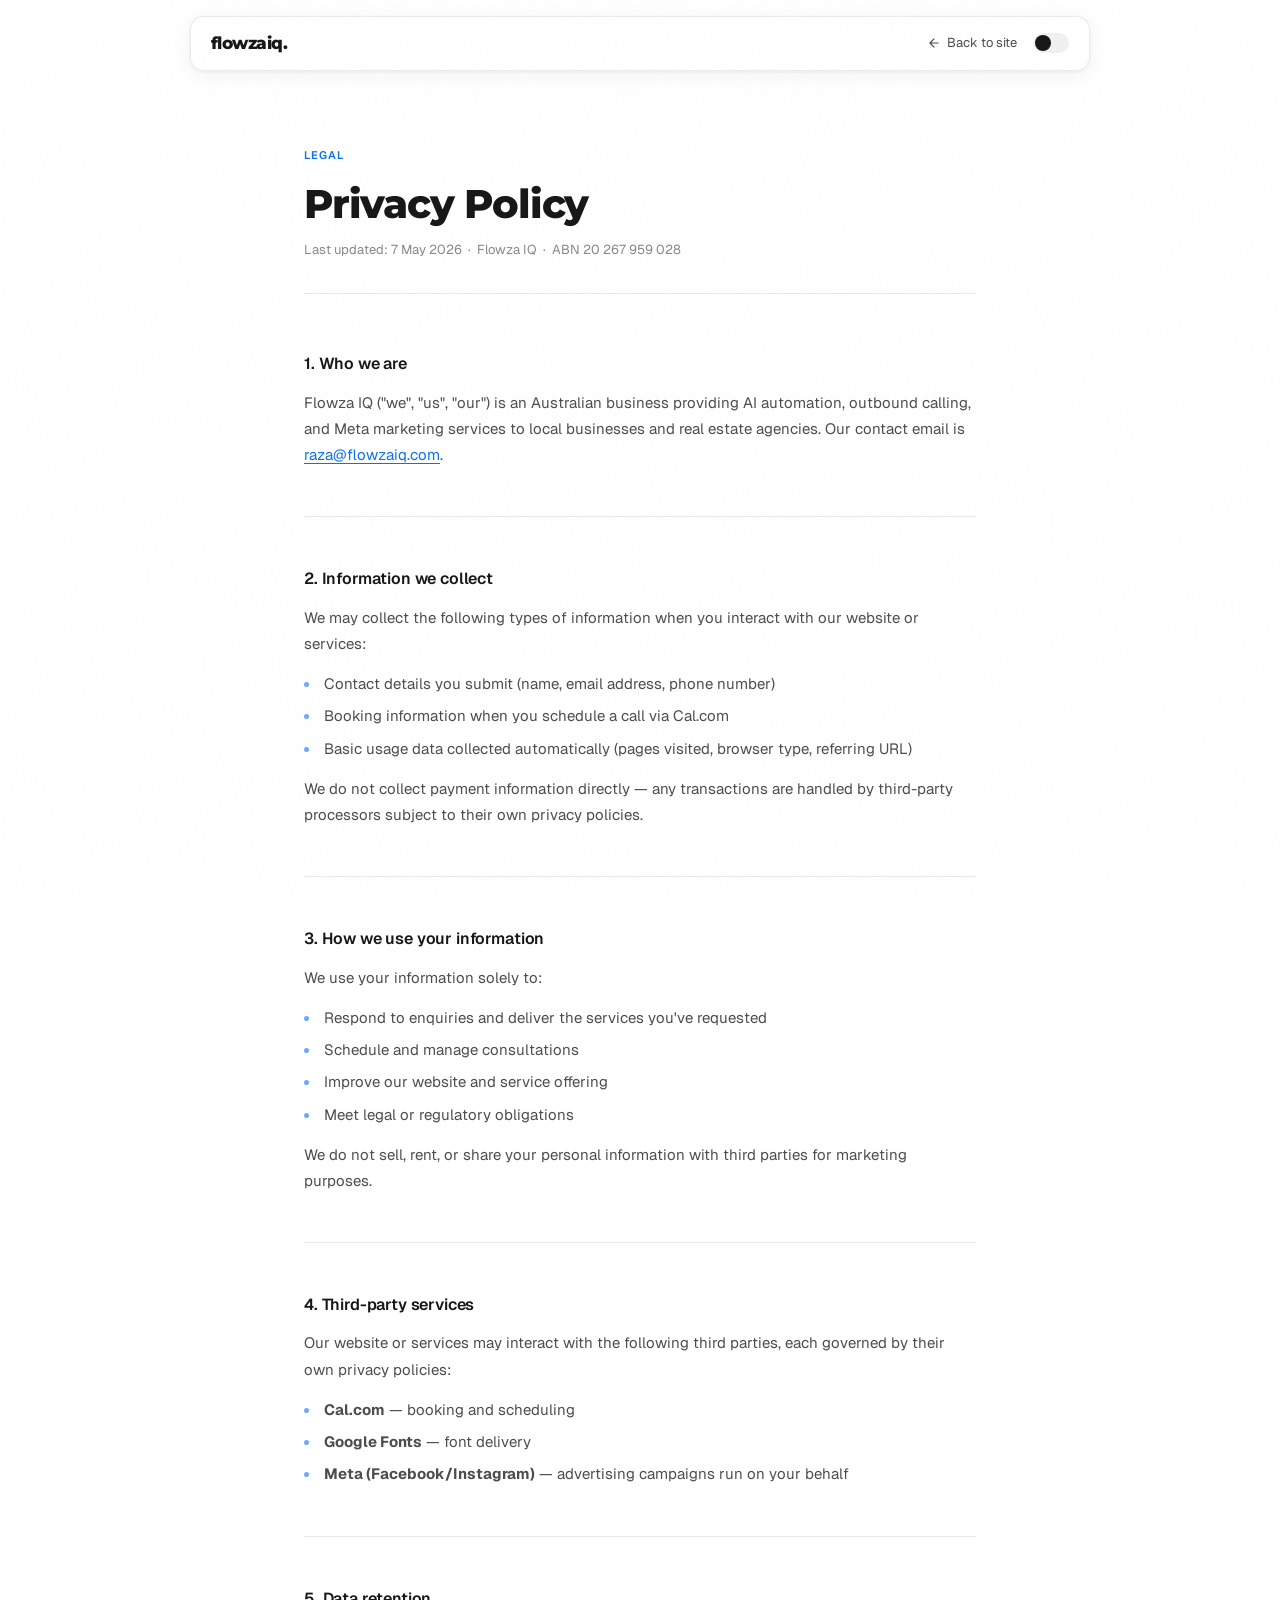
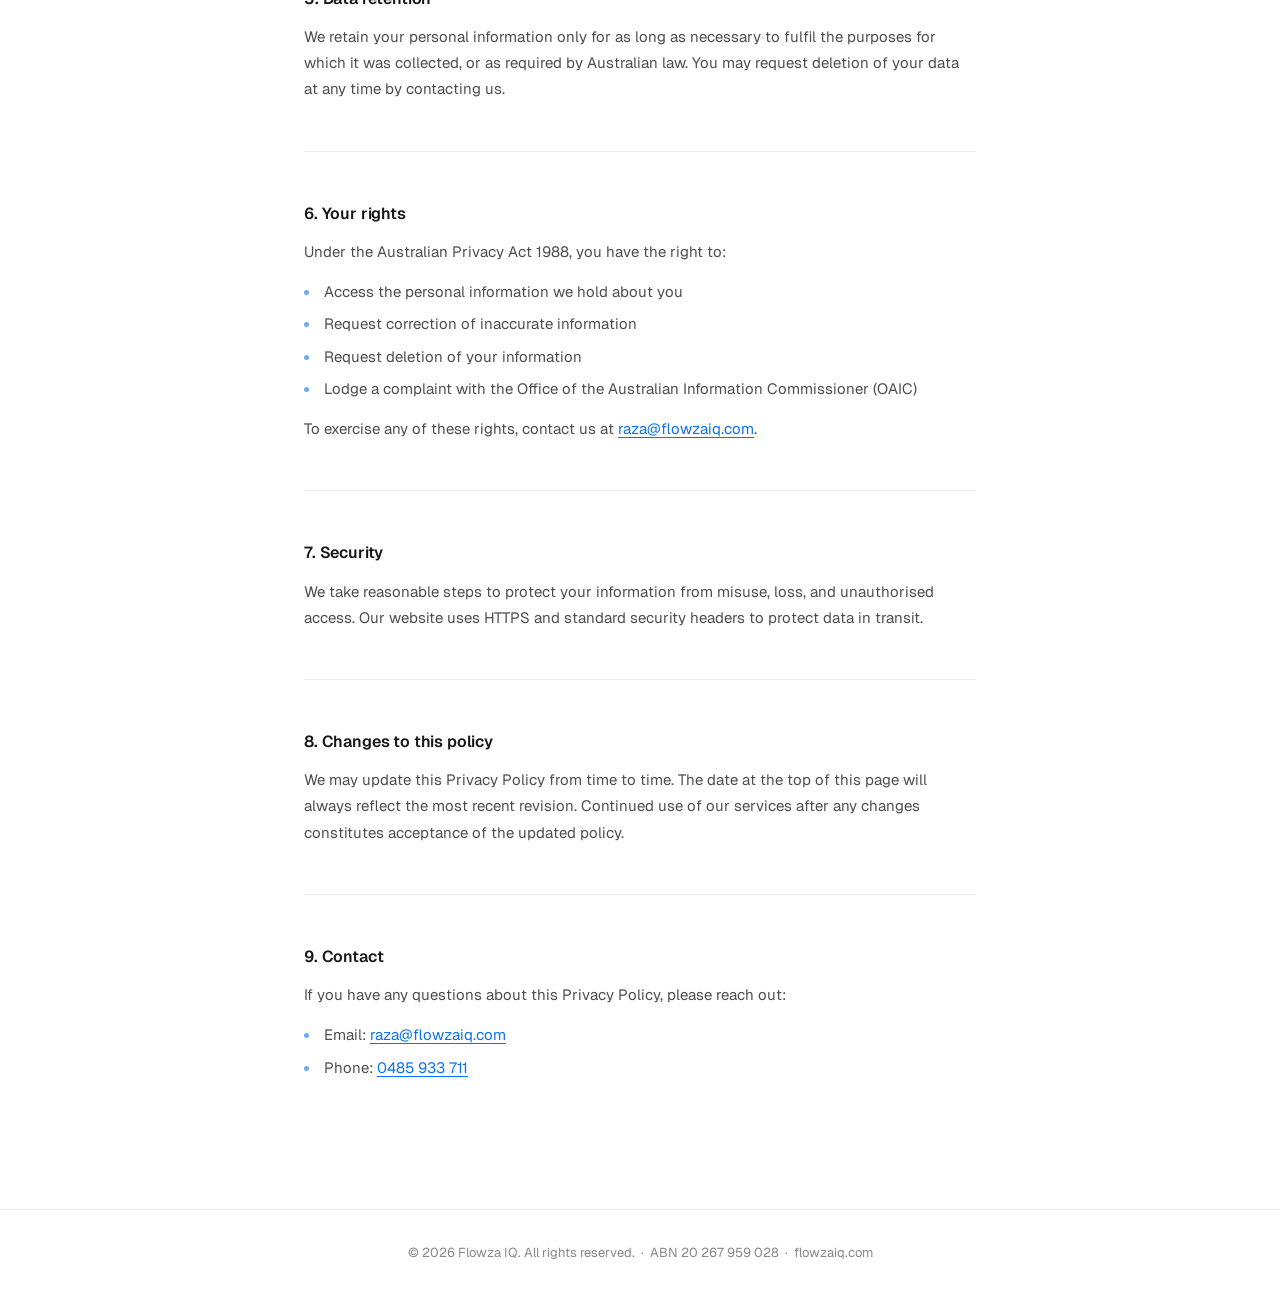
<file: privacy.html>
<!DOCTYPE html>
<html lang="en" data-theme="light">
<head>
  <meta charset="UTF-8">
  <meta name="viewport" content="width=device-width, initial-scale=1.0">
  <title>Privacy Policy — Flowza IQ</title>
  <meta name="description" content="Privacy Policy for Flowza IQ — how we collect, use, and protect your information.">
  <meta name="robots" content="noindex, follow">
  <link rel="icon" type="image/svg+xml" href="/work.svg">
  <link rel="preconnect" href="https://fonts.googleapis.com">
  <link rel="preconnect" href="https://fonts.gstatic.com" crossorigin>
  <link href="https://fonts.googleapis.com/css2?family=Geist:wght@300;400;500;600;700&family=Montserrat:wght@700;800&display=swap" rel="stylesheet">
  <style>
    *, *::before, *::after { box-sizing: border-box; margin: 0; padding: 0; }
    a { text-decoration: none; }
    button { cursor: pointer; border: none; background: none; font-family: inherit; }

    :root[data-theme="light"] {
      --bg-page:        #ffffff;
      --bg-subtle:      #fafafa;
      --bg-elevated:    #f5f5f5;
      --fg-primary:     #171717;
      --fg-secondary:   #4d4d4d;
      --fg-muted:       #888888;
      --border:         #ebebeb;
      --accent:         #0a72ef;
      --nav-bg:         rgba(255,255,255,0.85);
      --toggle-bg:      #f0f0f0;
    }
    :root[data-theme="dark"] {
      --bg-page:        #0a0a0a;
      --bg-subtle:      #161616;
      --bg-elevated:    #1c1c1c;
      --fg-primary:     #ededed;
      --fg-secondary:   #a1a1a1;
      --fg-muted:       #555555;
      --border:         #252525;
      --accent:         #3b91f7;
      --nav-bg:         rgba(10,10,10,0.88);
      --toggle-bg:      #252525;
    }

    html { scroll-behavior: smooth; }

    body {
      font-family: 'Geist', Arial, sans-serif;
      font-size: 16px;
      line-height: 1.7;
      color: var(--fg-primary);
      background: var(--bg-page);
      -webkit-font-smoothing: antialiased;
    }

    /* Grain texture */
    body::after {
      content: '';
      position: fixed; inset: 0; z-index: 9999;
      pointer-events: none;
      background-image: url("data:image/svg+xml,%3Csvg viewBox='0 0 512 512' xmlns='http://www.w3.org/2000/svg'%3E%3Cfilter id='n'%3E%3CfeTurbulence type='fractalNoise' baseFrequency='0.85' numOctaves='4' stitchTiles='stitch'/%3E%3C/filter%3E%3Crect width='100%25' height='100%25' filter='url(%23n)'/%3E%3C/svg%3E");
      opacity: 0.018;
    }

    /* ── NAV ── */
    nav {
      position: fixed; top: 16px; left: 50%; transform: translateX(-50%);
      z-index: 1000; width: calc(100% - 48px); max-width: 900px;
      background: var(--nav-bg);
      border: 1px solid rgba(0,0,0,0.08);
      border-radius: 14px;
      backdrop-filter: blur(20px);
      padding: 12px 20px;
      display: flex; align-items: center; justify-content: space-between;
      box-shadow: 0 1px 4px rgba(0,0,0,0.06), 0 4px 20px rgba(0,0,0,0.05);
    }
    :root[data-theme="dark"] nav { border-color: rgba(255,255,255,0.09); }

    .nav-logo {
      font-family: 'Montserrat', sans-serif;
      font-weight: 800;
      font-size: 17px;
      letter-spacing: -0.03em;
      color: var(--fg-primary);
    }

    .nav-right { display: flex; align-items: center; gap: 16px; }

    .nav-back {
      font-size: 13px;
      color: var(--fg-secondary);
      display: flex; align-items: center; gap: 6px;
      transition: color 0.2s;
    }
    .nav-back:hover { color: var(--fg-primary); }
    .nav-back svg { width: 14px; height: 14px; }

    /* Theme toggle */
    .theme-toggle {
      width: 36px; height: 20px;
      background: var(--toggle-bg);
      border-radius: 10px;
      position: relative; cursor: pointer;
      transition: background 0.2s;
      flex-shrink: 0;
    }
    .theme-toggle::after {
      content: '';
      position: absolute; top: 2px; left: 2px;
      width: 16px; height: 16px;
      border-radius: 50%;
      background: var(--fg-primary);
      transition: transform 0.25s cubic-bezier(.34,1.56,.64,1), background 0.2s;
    }
    :root[data-theme="dark"] .theme-toggle::after { transform: translateX(16px); }

    /* ── MAIN CONTENT ── */
    main {
      max-width: 720px;
      margin: 0 auto;
      padding: 140px 24px 80px;
    }

    .page-label {
      display: inline-block;
      font-size: 11px;
      font-weight: 600;
      letter-spacing: 0.1em;
      text-transform: uppercase;
      color: var(--accent);
      margin-bottom: 16px;
    }

    h1 {
      font-family: 'Montserrat', sans-serif;
      font-size: clamp(28px, 4vw, 40px);
      font-weight: 800;
      letter-spacing: -0.03em;
      line-height: 1.15;
      color: var(--fg-primary);
      margin-bottom: 12px;
    }

    .meta {
      font-size: 13px;
      color: var(--fg-muted);
      margin-bottom: 56px;
      padding-bottom: 32px;
      border-bottom: 1px solid var(--border);
    }

    section {
      margin-bottom: 48px;
    }

    h2 {
      font-size: 16px;
      font-weight: 600;
      letter-spacing: -0.01em;
      color: var(--fg-primary);
      margin-bottom: 12px;
    }

    p {
      font-size: 15px;
      color: var(--fg-secondary);
      line-height: 1.75;
      margin-bottom: 14px;
    }
    p:last-child { margin-bottom: 0; }

    ul {
      list-style: none;
      padding: 0;
      margin-bottom: 14px;
    }
    ul li {
      font-size: 15px;
      color: var(--fg-secondary);
      line-height: 1.75;
      padding-left: 20px;
      position: relative;
      margin-bottom: 6px;
    }
    ul li::before {
      content: '';
      position: absolute; left: 0; top: 11px;
      width: 5px; height: 5px;
      border-radius: 50%;
      background: var(--accent);
      opacity: 0.6;
    }

    a.inline-link {
      color: var(--accent);
      text-decoration: underline;
      text-decoration-thickness: 1px;
      text-underline-offset: 3px;
    }

    .divider {
      height: 1px;
      background: var(--border);
      margin-bottom: 48px;
    }

    /* ── FOOTER ── */
    footer {
      border-top: 1px solid var(--border);
      padding: 32px 24px;
      text-align: center;
    }
    footer p {
      font-size: 13px;
      color: var(--fg-muted);
      margin: 0;
    }
    footer a {
      color: var(--fg-muted);
      transition: color 0.2s;
    }
    footer a:hover { color: var(--fg-secondary); }
  </style>
</head>
<body>

<!-- ── NAV ── -->
<nav>
  <a class="nav-logo" href="/">flowzaiq.</a>
  <div class="nav-right">
    <a href="/" class="nav-back">
      <svg viewBox="0 0 24 24" fill="none" stroke="currentColor" stroke-width="2" stroke-linecap="round" stroke-linejoin="round">
        <path d="M19 12H5M12 5l-7 7 7 7"/>
      </svg>
      Back to site
    </a>
    <button class="theme-toggle" id="themeToggle" aria-label="Toggle theme"></button>
  </div>
</nav>

<!-- ── MAIN ── -->
<main>
  <span class="page-label">Legal</span>
  <h1>Privacy Policy</h1>
  <p class="meta">Last updated: 7 May 2026 &nbsp;·&nbsp; Flowza IQ &nbsp;·&nbsp; ABN 20 267 959 028</p>

  <section>
    <h2>1. Who we are</h2>
    <p>Flowza IQ ("we", "us", "our") is an Australian business providing AI automation, outbound calling, and Meta marketing services to local businesses and real estate agencies. Our contact email is <a href="mailto:raza@flowzaiq.com" class="inline-link">raza@flowzaiq.com</a>.</p>
  </section>

  <div class="divider"></div>

  <section>
    <h2>2. Information we collect</h2>
    <p>We may collect the following types of information when you interact with our website or services:</p>
    <ul>
      <li>Contact details you submit (name, email address, phone number)</li>
      <li>Booking information when you schedule a call via Cal.com</li>
      <li>Basic usage data collected automatically (pages visited, browser type, referring URL)</li>
    </ul>
    <p>We do not collect payment information directly — any transactions are handled by third-party processors subject to their own privacy policies.</p>
  </section>

  <div class="divider"></div>

  <section>
    <h2>3. How we use your information</h2>
    <p>We use your information solely to:</p>
    <ul>
      <li>Respond to enquiries and deliver the services you've requested</li>
      <li>Schedule and manage consultations</li>
      <li>Improve our website and service offering</li>
      <li>Meet legal or regulatory obligations</li>
    </ul>
    <p>We do not sell, rent, or share your personal information with third parties for marketing purposes.</p>
  </section>

  <div class="divider"></div>

  <section>
    <h2>4. Third-party services</h2>
    <p>Our website or services may interact with the following third parties, each governed by their own privacy policies:</p>
    <ul>
      <li><strong>Cal.com</strong> — booking and scheduling</li>
      <li><strong>Google Fonts</strong> — font delivery</li>
      <li><strong>Meta (Facebook/Instagram)</strong> — advertising campaigns run on your behalf</li>
    </ul>
  </section>

  <div class="divider"></div>

  <section>
    <h2>5. Data retention</h2>
    <p>We retain your personal information only for as long as necessary to fulfil the purposes for which it was collected, or as required by Australian law. You may request deletion of your data at any time by contacting us.</p>
  </section>

  <div class="divider"></div>

  <section>
    <h2>6. Your rights</h2>
    <p>Under the Australian Privacy Act 1988, you have the right to:</p>
    <ul>
      <li>Access the personal information we hold about you</li>
      <li>Request correction of inaccurate information</li>
      <li>Request deletion of your information</li>
      <li>Lodge a complaint with the Office of the Australian Information Commissioner (OAIC)</li>
    </ul>
    <p>To exercise any of these rights, contact us at <a href="mailto:raza@flowzaiq.com" class="inline-link">raza@flowzaiq.com</a>.</p>
  </section>

  <div class="divider"></div>

  <section>
    <h2>7. Security</h2>
    <p>We take reasonable steps to protect your information from misuse, loss, and unauthorised access. Our website uses HTTPS and standard security headers to protect data in transit.</p>
  </section>

  <div class="divider"></div>

  <section>
    <h2>8. Changes to this policy</h2>
    <p>We may update this Privacy Policy from time to time. The date at the top of this page will always reflect the most recent revision. Continued use of our services after any changes constitutes acceptance of the updated policy.</p>
  </section>

  <div class="divider"></div>

  <section>
    <h2>9. Contact</h2>
    <p>If you have any questions about this Privacy Policy, please reach out:</p>
    <ul>
      <li>Email: <a href="mailto:raza@flowzaiq.com" class="inline-link">raza@flowzaiq.com</a></li>
      <li>Phone: <a href="tel:0485933711" class="inline-link">0485 933 711</a></li>
    </ul>
  </section>
</main>

<!-- ── FOOTER ── -->
<footer>
  <p>© 2026 Flowza IQ. All rights reserved. &nbsp;·&nbsp; ABN 20 267 959 028 &nbsp;·&nbsp; <a href="/">flowzaiq.com</a></p>
</footer>

<script>
  const toggle = document.getElementById('themeToggle');
  const root = document.documentElement;
  const stored = localStorage.getItem('theme') || 'light';
  root.setAttribute('data-theme', stored);
  toggle.addEventListener('click', () => {
    const next = root.getAttribute('data-theme') === 'light' ? 'dark' : 'light';
    root.setAttribute('data-theme', next);
    localStorage.setItem('theme', next);
  });
</script>

</body>
</html>
</file>
